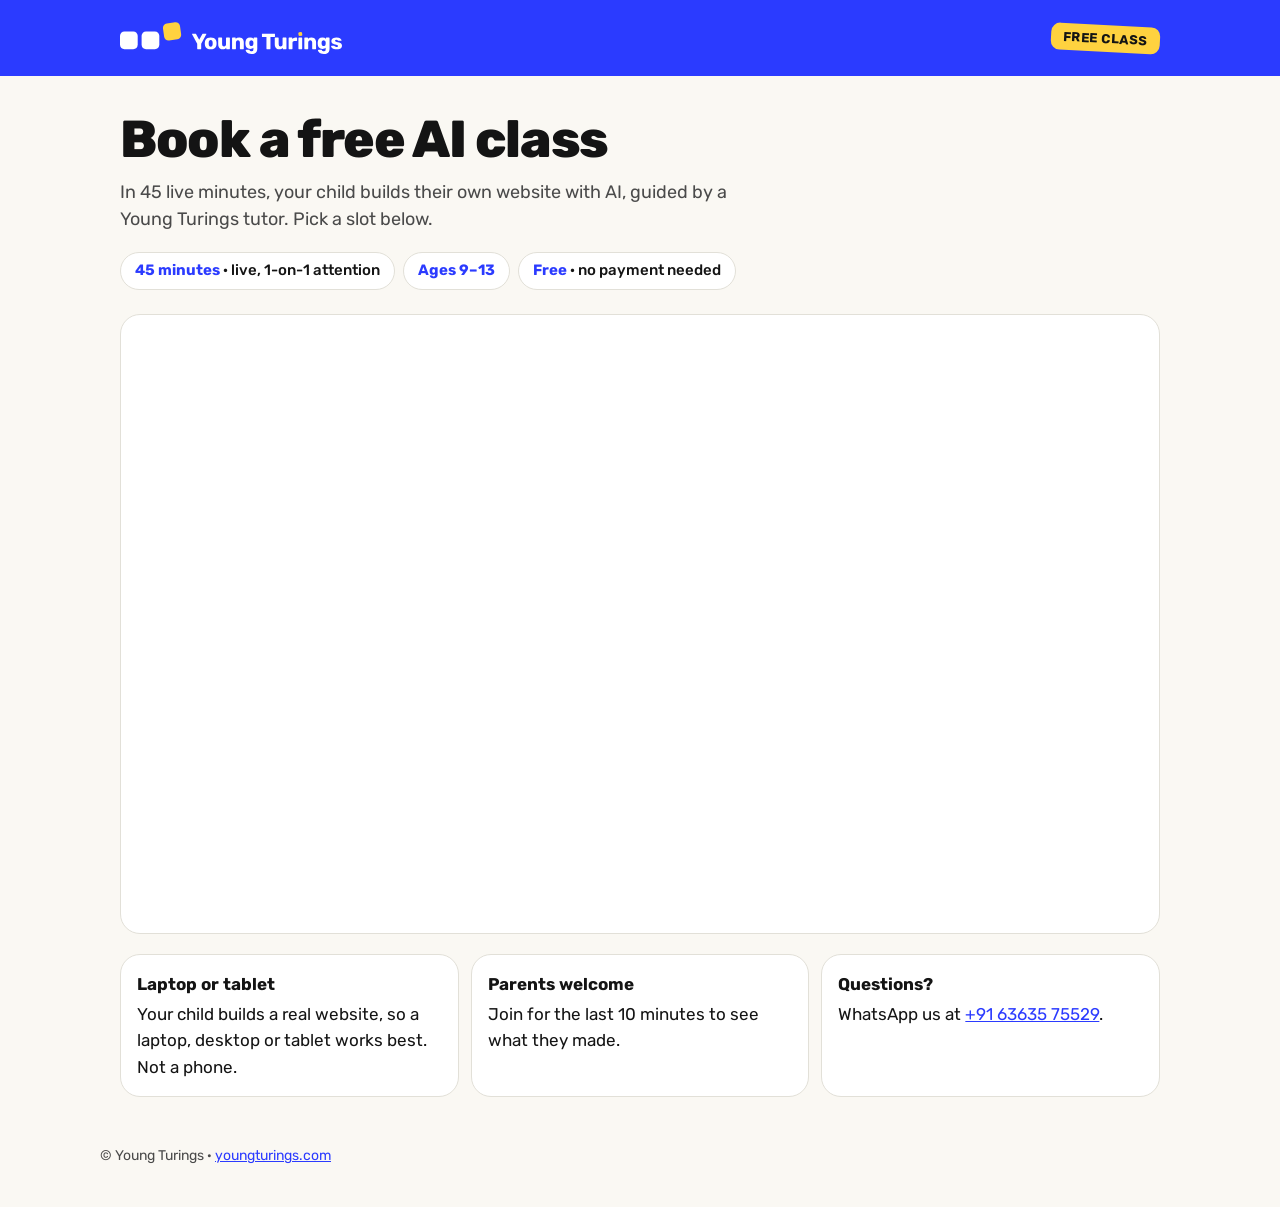
<file: demo/index.html>
<!doctype html>
<html lang="en">
<head>
<meta charset="utf-8">
<meta name="viewport" content="width=device-width,initial-scale=1">
<title>Book a free AI class · Young Turings</title>
<meta name="description" content="Book your child's free 45-minute live AI class with Young Turings. They'll build their own website with AI.">
<meta name="robots" content="noindex">
<meta property="og:type" content="website">
<meta property="og:site_name" content="Young Turings">
<meta property="og:title" content="Book a free AI class · Young Turings">
<meta property="og:description" content="In 45 live minutes, your child builds their own website with AI. Ages 9–13. Free.">
<meta property="og:image" content="https://book.youngturings.com/assets/og.png">
<meta property="og:image:width" content="1200"><meta property="og:image:height" content="630">
<meta name="twitter:card" content="summary_large_image">
<meta name="theme-color" content="#2B3BFF">
<link rel="apple-touch-icon" href="/assets/apple-touch-icon.png">
<link rel="icon" href="/assets/favicon.svg" type="image/svg+xml">
<link rel="icon" href="/favicon.ico" sizes="any">
<link rel="stylesheet" href="/assets/site.css">
<script src="/assets/config.js"></script>
</head>
<body>
<div class="band"><header class="wrap top">
  <a class="logo" href="https://youngturings.com"><img src="/assets/logo/young-turings-horizontal-colour-dark.svg" alt="Young Turings" width="222" height="32"></a>
  <span class="sticker">Free class</span>
</header></div>

<main class="wrap">
  <section id="intro">
    <h1 id="headline">Book a free AI class</h1>
    <p class="lede" id="lede">In 45 live minutes, your child builds their own website with AI, guided by a Young Turings tutor. Pick a slot below.</p>
    <ul class="chips">
      <li><b>45 minutes</b> · live, 1-on-1 attention</li>
      <li><b>Ages 9–13</b></li>
      <li><b>Free</b> · no payment needed</li>
    </ul>
  </section>

  <section class="card cal-card" id="cal" aria-label="Pick a time"></section>

  <section id="done" class="card done hide" aria-live="polite">
    <span class="sticker">You're booked</span>
    <h2 id="doneHead">See you in class!</h2>
    <p class="lede" style="margin:0 auto 18px">We'll send the class link and a reminder on WhatsApp. Please join from a <b>laptop or tablet</b>, not a phone.</p>
    <a class="btn" id="waBtn" href="#">Message us on WhatsApp</a>
  </section>

  <div class="notes">
    <div class="card"><b>Laptop or tablet</b>Your child builds a real website, so a laptop, desktop or tablet works best. Not a phone.</div>
    <div class="card"><b>Parents welcome</b>Join for the last 10 minutes to see what they made.</div>
    <div class="card"><b>Questions?</b>WhatsApp us at <a id="waLink" href="#">+91 63635 75529</a>.</div>
  </div>
</main>

<footer class="wrap foot">© Young Turings · <a href="https://youngturings.com">youngturings.com</a></footer>

<script>
(function () {
  var q = new URLSearchParams(location.search);
  var parent = (q.get('n') || '').trim();
  var child = (q.get('c') || '').trim();
  var age = (q.get('a') || '').trim();
  var phone = (q.get('p') || '').replace(/[^\d]/g, '');
  var lead = (q.get('l') || '').replace(/[^\d]/g, '');

  if (child) {
    document.getElementById('headline').textContent = 'Book ' + child + "'s free AI class";
    document.getElementById('lede').textContent = 'In 45 live minutes, ' + child + ' builds their own website with AI, guided by a Young Turings tutor. Pick a slot that suits you.';
    document.title = 'Book ' + child + "'s free AI class · Young Turings";
  }
  var wa = 'https://wa.me/' + YT.WHATSAPP + '?text=' + encodeURIComponent('Hi Young Turings! I have a question about ' + (child ? child + "'s" : 'the') + ' free AI class.');
  document.getElementById('waLink').href = wa;
  document.getElementById('waBtn').href = wa;

  (function (C, A, L) { var p = function (a, ar) { a.q.push(ar); }; var d = C.document; C.Cal = C.Cal || function () { var cal = C.Cal; var ar = arguments; if (!cal.loaded) { cal.ns = {}; cal.q = cal.q || []; d.head.appendChild(d.createElement('script')).src = A; cal.loaded = true; } if (ar[0] === L) { var api = function () { p(api, arguments); }; var namespace = ar[1]; api.q = api.q || []; if (typeof namespace === 'string') { cal.ns[namespace] = cal.ns[namespace] || api; p(cal.ns[namespace], ar); p(cal, ['initNamespace', namespace]); } else p(cal, ar); return; } p(cal, ar); }; })(window, 'https://app.cal.com/embed/embed.js', 'init');

  Cal('init', 'yt', { origin: 'https://app.cal.com' });
  var config = { layout: 'month_view', theme: 'light' };
  if (parent) config.name = parent;
  if (phone) config.attendeePhoneNumber = '+' + (phone.length === 10 ? '91' + phone : phone);
  if (child) config.child_name = child;
  if (age) config.child_age = age;
  if (lead) config.lead = lead;

  Cal.ns.yt('inline', { elementOrSelector: '#cal', calLink: YT.CAL_LINK, config: config });
  Cal.ns.yt('ui', {
    theme: 'light', layout: 'month_view', hideEventTypeDetails: true,
    cssVarsPerTheme: { light: { 'cal-brand': '#2B3BFF', 'cal-brand-emphasis': '#1A22A8', 'cal-brand-text': '#FFFFFF' } }
  });
  Cal.ns.yt('on', { action: 'bookingSuccessfulV2', callback: function () {
    document.getElementById('cal').classList.add('hide');
    document.getElementById('intro').classList.add('hide');
    if (child) document.getElementById('doneHead').textContent = 'See you in class, ' + child + '!';
    var done = document.getElementById('done');
    done.classList.remove('hide');
    done.scrollIntoView({ behavior: 'smooth', block: 'start' });
  }});
})();
</script>
</body>
</html>
</file>
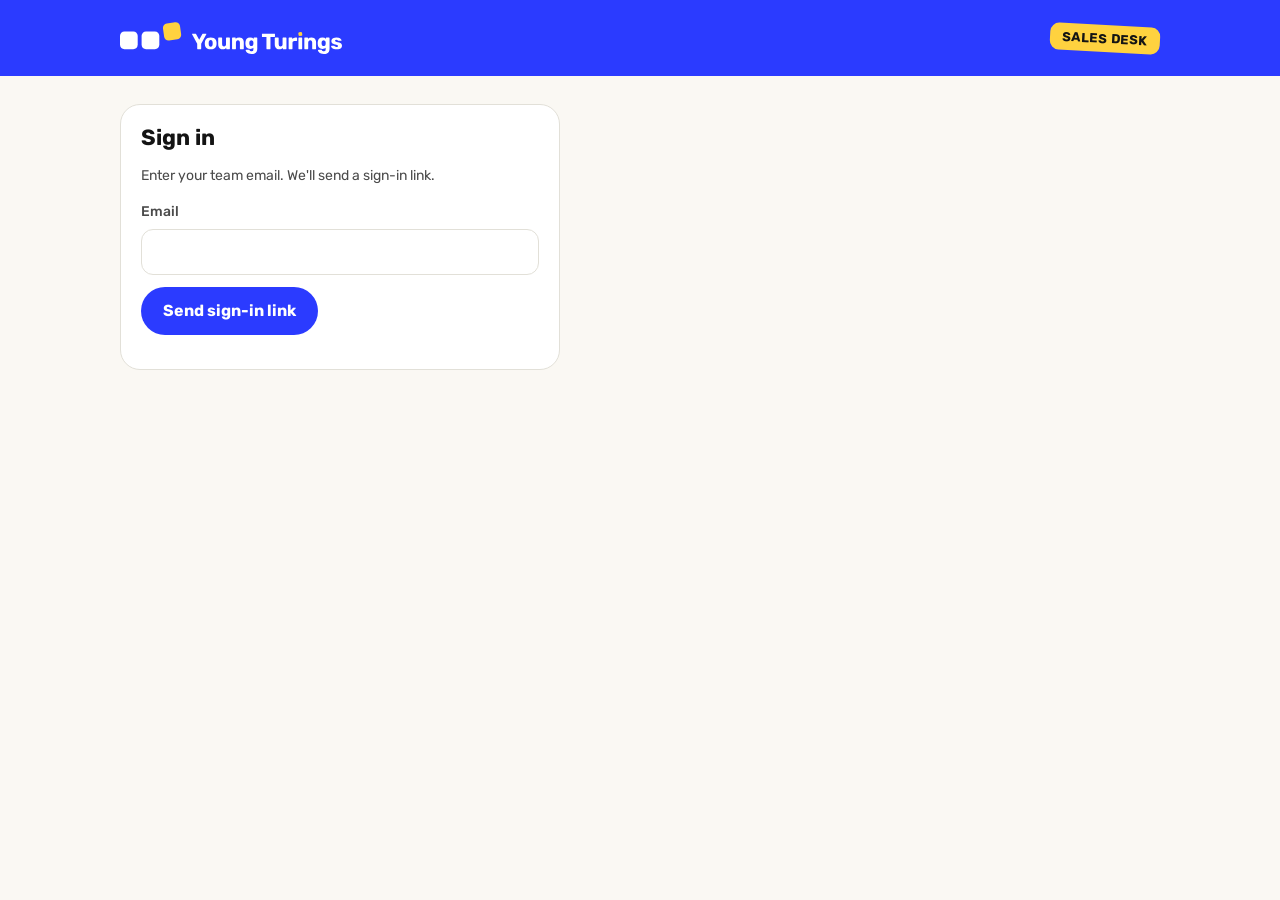
<file: sales/index.html>
<!doctype html>
<html lang="en">
<head>
<meta charset="utf-8">
<meta name="viewport" content="width=device-width,initial-scale=1">
<title>Sales Desk · Young Turings</title>
<meta name="robots" content="noindex,nofollow">
<meta name="theme-color" content="#2B3BFF">
<link rel="apple-touch-icon" href="/assets/apple-touch-icon.png">
<link rel="icon" href="/assets/favicon.svg" type="image/svg+xml">
<link rel="icon" href="/favicon.ico" sizes="any">
<link rel="stylesheet" href="/assets/site.css">
<script src="/assets/config.js"></script>
<script src="/assets/supabase-2.119.0.js"></script>
<script src="/assets/import.js"></script>
<style>
.desk{display:grid;gap:20px;grid-template-columns:minmax(0,380px) minmax(0,1fr);align-items:start}
@media (max-width:820px){.desk{grid-template-columns:1fr}.grid2{grid-template-columns:1fr 1fr}}
.seg{display:flex;gap:6px}.seg label{flex:1;margin:0}
.seg input{position:absolute;opacity:0;width:1px;height:1px}
.seg span{display:flex;align-items:center;justify-content:center;min-height:44px;border:1.5px solid var(--line);border-radius:12px;font-weight:700;color:var(--ink);cursor:pointer;background:var(--white)}
.seg input:checked+span{border-color:var(--cobalt);background:var(--lilac);color:var(--cobalt-ink)}
.seg input:focus-visible+span{outline:3px solid var(--cobalt);outline-offset:2px}
.lead{border-top:1px solid var(--line);padding:14px 0;display:grid;gap:8px;grid-template-columns:1fr auto;align-items:center}
.lead:first-child{border-top:0}
.lead .who b{font-family:var(--display);font-size:17px}
.lead .meta{font-size:14px;color:var(--ink-2)}
.lead select{min-height:40px;width:auto;font-size:14px;padding:6px 10px}
.pill{display:inline-block;font-size:12px;font-weight:700;padding:3px 9px;border-radius:999px;background:var(--lilac);color:var(--cobalt-ink)}
.pill.booked{background:var(--sun);color:var(--ink)}
.acts{grid-column:1/-1;display:flex;gap:8px;flex-wrap:wrap}
.acts .btn{min-height:38px;padding:0 14px;font-size:14px}
.toolbar{display:flex;gap:8px;align-items:center;justify-content:space-between;margin-bottom:8px;flex-wrap:wrap}
.toolbar select,.toolbar input{width:auto;min-height:40px;font-size:14px}
.msg{margin-top:10px;font-size:14px}
.err{color:#B00020}
.kit{border-top:1px solid var(--line);padding:12px 0;display:grid;gap:8px}
.kit:first-of-type{border-top:0;padding-top:4px}
.kit b{font-family:var(--display);font-size:16px}
.kit .acts .btn{min-height:38px;padding:0 14px;font-size:14px}
</style>
</head>
<body>
<div class="band"><header class="wrap top">
  <a class="logo" href="/sales/"><img src="/assets/logo/young-turings-horizontal-colour-dark.svg" alt="Young Turings" width="222" height="32"></a>
  <span><span class="sticker">Sales Desk</span> <button class="btn ghost hide" id="out" style="min-height:38px;padding:0 14px;font-size:14px">Sign out</button></span>
</header></div>

<main class="wrap">
  <!-- Sign in -->
  <section id="login" class="card hide" style="max-width:440px">
    <h2>Sign in</h2>
    <p class="muted">Enter your team email. We'll send a sign-in link.</p>
    <form id="loginForm">
      <div class="field"><label for="em">Email</label><input id="em" type="email" required autocomplete="email"></div>
      <button class="btn" type="submit">Send sign-in link</button>
      <p class="msg" id="loginMsg" aria-live="polite"></p>
    </form>
  </section>

  <section id="denied" class="card hide" style="max-width:440px">
    <h2>Not on the team list</h2>
    <p class="muted"><span id="deniedEmail"></span> isn't in the team. Ask Ayush to add you, then sign in again.</p>
  </section>

  <!-- Desk -->
  <div id="desk" class="desk hide">
    <div style="display:grid;gap:20px">
    <section class="card">
      <h2>Sales kit</h2>
      <p class="muted" style="margin-top:-4px">Show these on the call or send them on WhatsApp.</p>
      <div class="kit">
        <div><b>Sample startup website</b><div class="muted">Sprout Buddy: what a child builds in Level 1</div></div>
        <div class="acts"><a class="btn" href="https://youngturings.com/sprout-buddy/" target="_blank" rel="noopener">Open</a><button class="btn ghost" type="button" data-kit="https://youngturings.com/sprout-buddy/">Copy link</button></div>
      </div>
      <div class="kit">
        <div><b>Investor Day pitch deck</b><div class="muted">The deck the child presents at the end of Level 1</div></div>
        <div class="acts"><a class="btn" href="https://youngturings.com/sprout-buddy/pitch.html" target="_blank" rel="noopener">Open</a><button class="btn ghost" type="button" data-kit="https://youngturings.com/sprout-buddy/pitch.html">Copy link</button></div>
      </div>
    </section>
    <section class="card">
      <h2>Send a booking link</h2>
      <form id="leadForm" autocomplete="off">
        <div class="field"><label>Market</label>
          <div class="seg">
            <label><input type="radio" name="market" value="IN" checked><span>India</span></label>
            <label><input type="radio" name="market" value="US"><span>US</span></label>
          </div>
        </div>
        <div class="field"><label for="pn">Parent's name</label><input id="pn" required></div>
        <div class="field"><label for="ph">WhatsApp number</label><input id="ph" inputmode="tel" required placeholder="98765 43210"></div>
        <div class="grid2">
          <div class="field"><label for="cn">Child's name</label><input id="cn" required></div>
          <div class="field"><label for="ca">Age</label><input id="ca" type="number" min="4" max="18" inputmode="numeric"></div>
        </div>
        <div class="field"><label for="src">Source <span class="muted">(optional)</span></label><input id="src" placeholder="e.g. school list, referral"></div>
        <button class="btn" type="submit" style="width:100%">Save &amp; open WhatsApp</button>
        <p class="msg" id="leadMsg" aria-live="polite"></p>
      </form>
    </section>

    <section class="card" id="importCard">
      <h2>Import leads</h2>
      <p class="muted" style="margin-top:0">Upload a CSV or Excel file with a heading row. Only the phone column is required. Leads come in as "New"; numbers already in the list are skipped. <a href="/assets/leads-template.csv" download>Download a template</a></p>
      <div class="field"><label for="iFile">File (.csv, .xlsx, .xls)</label><input id="iFile" type="file" accept=".csv,.xlsx,.xls,text/csv,application/vnd.ms-excel,application/vnd.openxmlformats-officedocument.spreadsheetml.sheet"></div>
      <p class="msg" id="iMsg" aria-live="polite"></p>
      <div id="iStep2" class="hide">
        <div class="field"><label>If a row has no country, assume</label>
          <div class="seg">
            <label><input type="radio" name="imarket" value="IN" checked><span>India</span></label>
            <label><input type="radio" name="imarket" value="US"><span>US</span></label>
          </div>
        </div>
        <div class="field"><label for="isrc">Source for this list <span class="muted">(optional)</span></label><input id="isrc" placeholder="e.g. DPS parents list, Nov"></div>
        <details open style="margin-bottom:12px"><summary class="muted" style="cursor:pointer;margin-bottom:10px">Columns (auto-detected)</summary><div id="iMap"></div></details>
        <p class="msg" id="iSummary" aria-live="polite"></p>
        <div id="iPreview" style="margin-bottom:12px"></div>
        <button class="btn" type="button" id="iGo" style="width:100%" disabled>Import</button>
      </div>
    </section>
    </div>

    <section class="card">
      <div class="toolbar">
        <h2 style="margin:0">Leads</h2>
        <span style="display:flex;gap:8px"><input id="search" type="search" placeholder="Search"><select id="filter" aria-label="Filter by status"><option value="">All</option></select></span>
      </div>
      <div id="list"><p class="muted">Loading…</p></div>
    </section>
  </div>
</main>

<script>
const sb = supabase.createClient(YT.SUPABASE_URL, YT.SUPABASE_KEY);
const $ = (id) => document.getElementById(id);
let me = null, leads = [];

function normPhone(raw, market) {
  let d = (raw || '').replace(/\D/g, '');
  if (d.length === 11 && d.startsWith('0')) d = d.slice(1);
  if (d.length === 10) d = (market === 'US' ? '1' : '91') + d;
  return d;
}
function bookingLink(l) {
  const u = new URL(YT.SITE + '/demo/');
  u.searchParams.set('l', l.id);
  if (l.parent_name) u.searchParams.set('n', l.parent_name);
  if (l.child_name) u.searchParams.set('c', l.child_name);
  if (l.child_age) u.searchParams.set('a', l.child_age);
  if (l.phone) u.searchParams.set('p', l.phone);
  return u.toString();
}
function waMessage(l) {
  const first = (l.parent_name || '').split(' ')[0];
  const kid = l.child_name || 'your child';
  return `Hi ${first}, lovely speaking with you! Here's the link to book ${kid}'s free AI class with Young Turings. In 45 live minutes, ${kid} will build their own website with AI.\n\n${bookingLink(l)}\n\nPlease pick a slot when they can join from a laptop or tablet. See you in class!\n— Team Young Turings`;
}
function openWA(l) { window.open('https://wa.me/' + l.phone + '?text=' + encodeURIComponent(waMessage(l)), '_blank'); }
function fmt(ts) { return ts ? new Date(ts).toLocaleString('en-IN', { day: 'numeric', month: 'short', hour: 'numeric', minute: '2-digit' }) : ''; }
function esc(s) { return String(s ?? '').replace(/[&<>"']/g, c => ({ '&': '&amp;', '<': '&lt;', '>': '&gt;', '"': '&quot;', "'": '&#39;' }[c])); }

async function boot() {
  const { data: { session } } = await sb.auth.getSession();
  if (!session) { show('login'); return; }
  me = session.user;
  $('out').classList.remove('hide');
  const { data: team } = await sb.from('team_members').select('email').eq('email', me.email.toLowerCase());
  if (!team || !team.length) { $('deniedEmail').textContent = me.email; show('denied'); return; }
  show('desk');
  YT.STATUSES.forEach(s => $('filter').insertAdjacentHTML('beforeend', `<option value="${s}">${YT.STATUS_LABEL[s]}</option>`));
  await load();
  initImport();
  sb.channel('leads').on('postgres_changes', { event: '*', schema: 'public', table: 'leads' }, load).subscribe();
}
function show(id) { ['login', 'denied', 'desk'].forEach(x => $(x).classList.toggle('hide', x !== id)); }

async function load() {
  const { data, error } = await sb.from('leads').select('*').order('updated_at', { ascending: false }).limit(300);
  if (error) { $('list').innerHTML = `<p class="err">${esc(error.message)}</p>`; return; }
  leads = data; render();
}
function render() {
  const f = $('filter').value, s = $('search').value.trim().toLowerCase();
  const rows = leads.filter(l => (!f || l.status === f) && (!s || [l.parent_name, l.child_name, l.phone].join(' ').toLowerCase().includes(s)));
  if (!rows.length) { $('list').innerHTML = '<p class="muted">No leads yet.</p>'; return; }
  $('list').innerHTML = rows.map(l => `
    <div class="lead">
      <div class="who"><b>${esc(l.parent_name)}</b> <span class="pill ${l.status === 'booked' ? 'booked' : ''}">${YT.STATUS_LABEL[l.status] || l.status}</span>
        <div class="meta">${esc(l.child_name || '—')}${l.child_age ? ', ' + l.child_age : ''} · +${esc(l.phone)} · ${l.market}${l.booking_start ? ' · <b>Class ' + fmt(l.booking_start) + '</b>' : ''}</div></div>
      <select data-id="${l.id}" aria-label="Status">${YT.STATUSES.map(st => `<option value="${st}" ${st === l.status ? 'selected' : ''}>${YT.STATUS_LABEL[st]}</option>`).join('')}</select>
      <div class="acts"><button class="btn sun" data-wa="${l.id}">Send link on WhatsApp</button><button class="btn ghost" data-copy="${l.id}">Copy link</button></div>
    </div>`).join('');
}

$('list').addEventListener('change', async (e) => {
  const id = e.target.dataset.id; if (!id) return;
  const status = e.target.value;
  await sb.from('leads').update({ status }).eq('id', id);
  await sb.from('lead_events').insert({ lead_id: id, type: 'status_' + status, actor: me.email });
});
$('list').addEventListener('click', async (e) => {
  const wa = e.target.dataset.wa, cp = e.target.dataset.copy;
  const l = leads.find(x => String(x.id) === (wa || cp)); if (!l) return;
  if (wa) {
    openWA(l);
    if (['new', 'called'].includes(l.status)) await sb.from('leads').update({ status: 'link_sent', link_sent_at: new Date().toISOString() }).eq('id', l.id);
  } else {
    await navigator.clipboard.writeText(bookingLink(l)); e.target.textContent = 'Copied'; setTimeout(() => e.target.textContent = 'Copy link', 1500);
  }
});
document.querySelectorAll('[data-kit]').forEach(b => b.addEventListener('click', async () => {
  await navigator.clipboard.writeText(b.dataset.kit); b.textContent = 'Copied'; setTimeout(() => b.textContent = 'Copy link', 1500);
}));
$('filter').addEventListener('change', render);
$('search').addEventListener('input', render);

$('leadForm').addEventListener('submit', async (e) => {
  e.preventDefault();
  const market = document.querySelector('input[name=market]:checked').value;
  const phone = normPhone($('ph').value, market);
  if (phone.length < 11) { $('leadMsg').innerHTML = '<span class="err">Check the phone number.</span>'; return; }
  const age = parseInt($('ca').value, 10);
  const row = { parent_name: $('pn').value.trim(), phone, child_name: $('cn').value.trim() || null, child_age: age >= 4 && age <= 18 ? age : null,
    market, source: $('src').value.trim() || null, owner_email: me.email, status: 'link_sent', link_sent_at: new Date().toISOString() };
  // Don't knock an already-booked/paid lead back to "link sent"
  const existing = leads.find(l => l.phone === phone);
  if (existing && ['booked', 'showed', 'paid'].includes(existing.status)) { delete row.status; delete row.link_sent_at; }
  const { data, error } = await sb.from('leads').upsert(row, { onConflict: 'phone' }).select().single();
  if (error) { $('leadMsg').innerHTML = `<span class="err">${esc(error.message)}</span>`; return; }
  await sb.from('lead_events').insert({ lead_id: data.id, type: 'link_sent', actor: me.email });
  openWA(data);
  $('leadMsg').textContent = 'Saved. WhatsApp opened with the link.';
  e.target.reset(); load();
});

$('loginForm').addEventListener('submit', async (e) => {
  e.preventDefault();
  $('loginMsg').textContent = 'Sending…';
  const { error } = await sb.auth.signInWithOtp({ email: $('em').value.trim().toLowerCase(), options: { emailRedirectTo: YT.SITE + '/sales/', shouldCreateUser: true } });
  const msg = error && /database error|restricted/i.test(error.message) ? "This email isn't on the Young Turings team. Ask Ayush to add you." : error?.message;
  $('loginMsg').innerHTML = error ? `<span class="err">${esc(msg)}</span>` : 'Check your inbox for the sign-in link.';
});
$('out').addEventListener('click', async () => { await sb.auth.signOut(); location.reload(); });
sb.auth.onAuthStateChange((ev) => { if (ev === 'SIGNED_IN' && !me) boot(); });
boot();
</script>
</body>
</html>
</file>
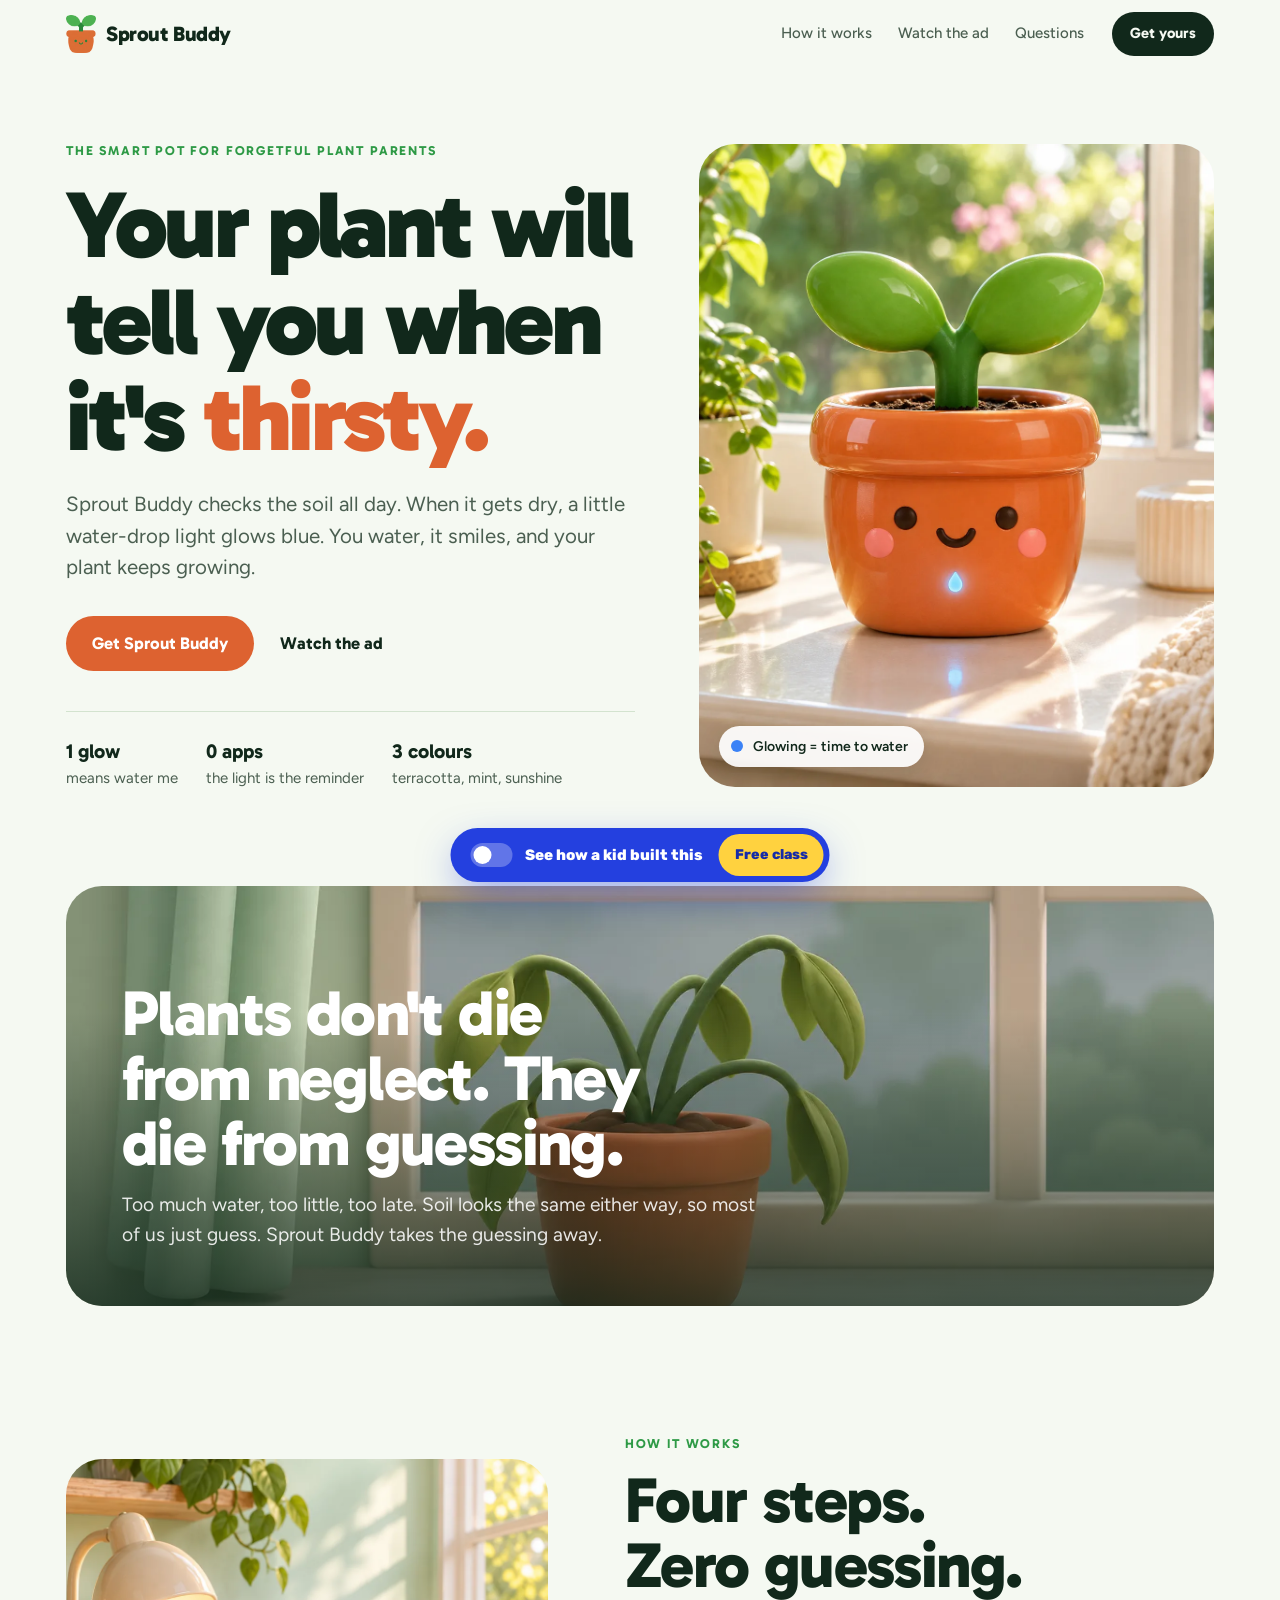
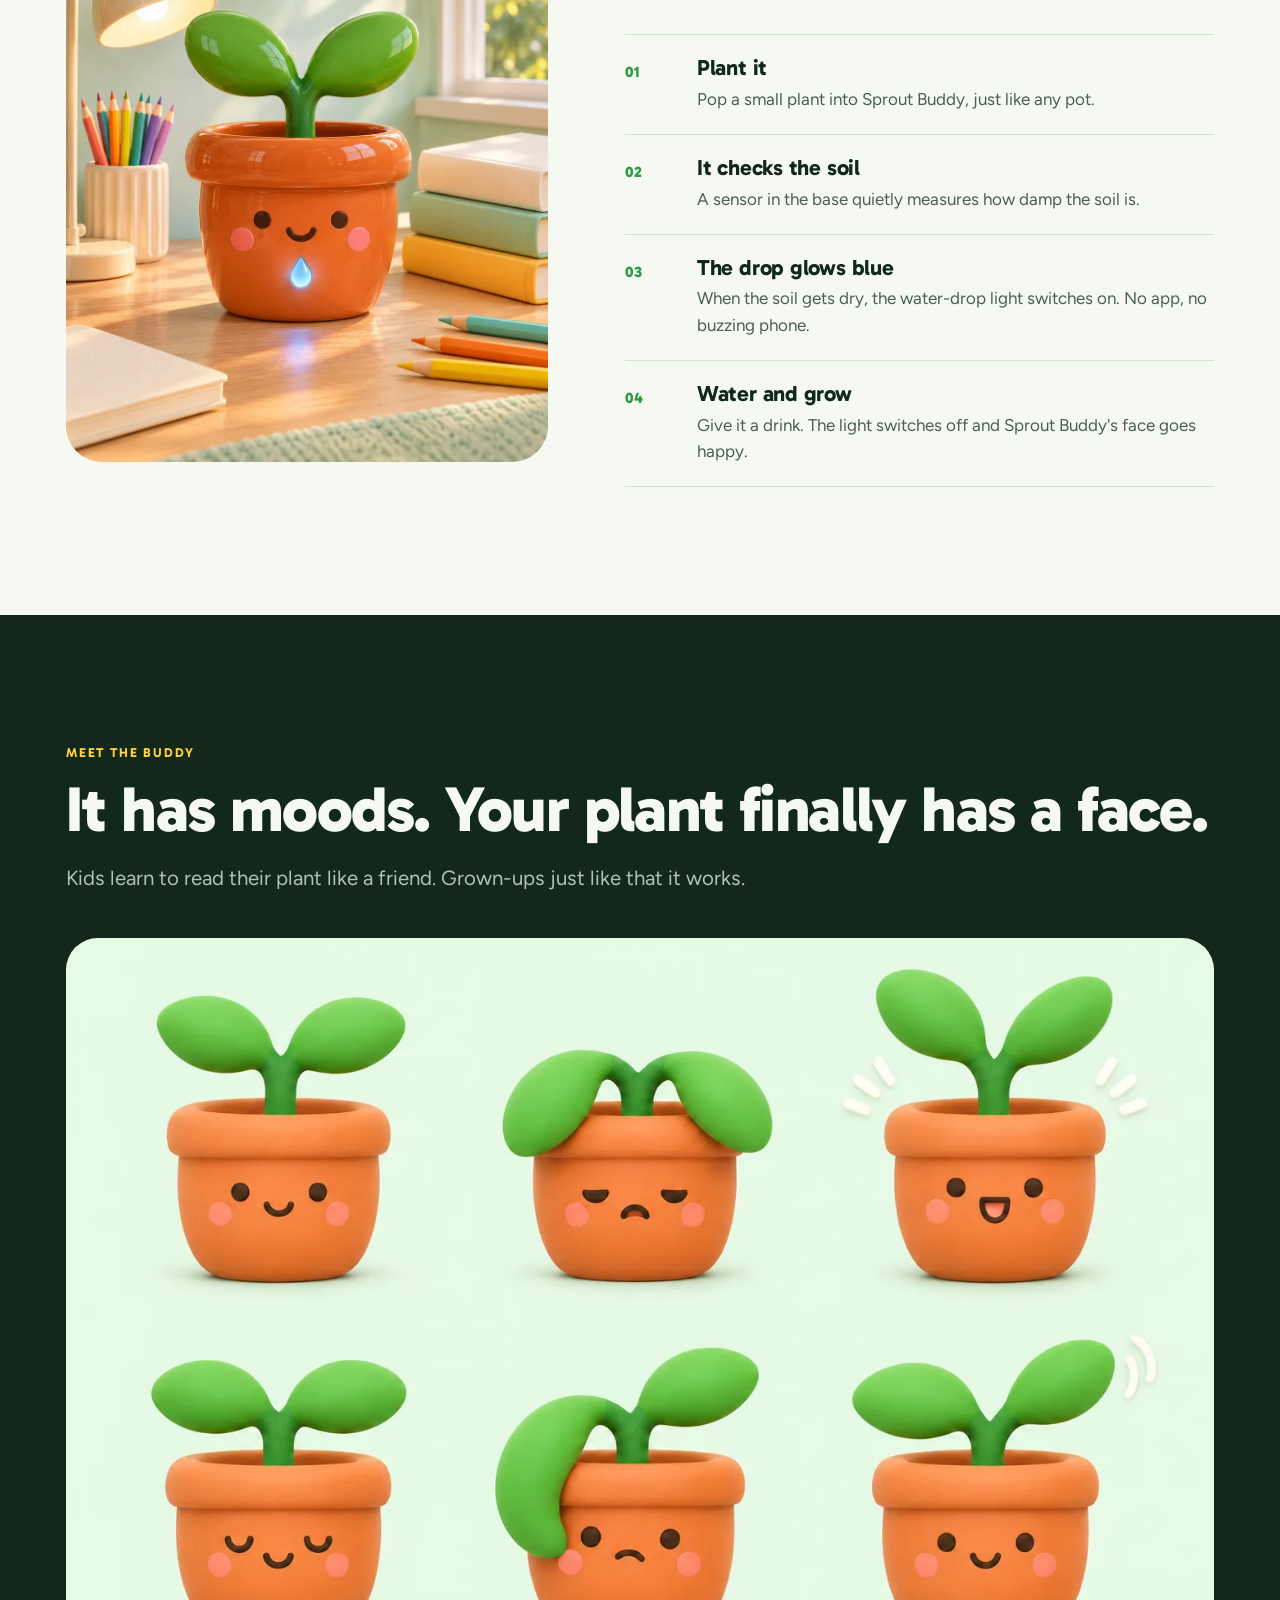
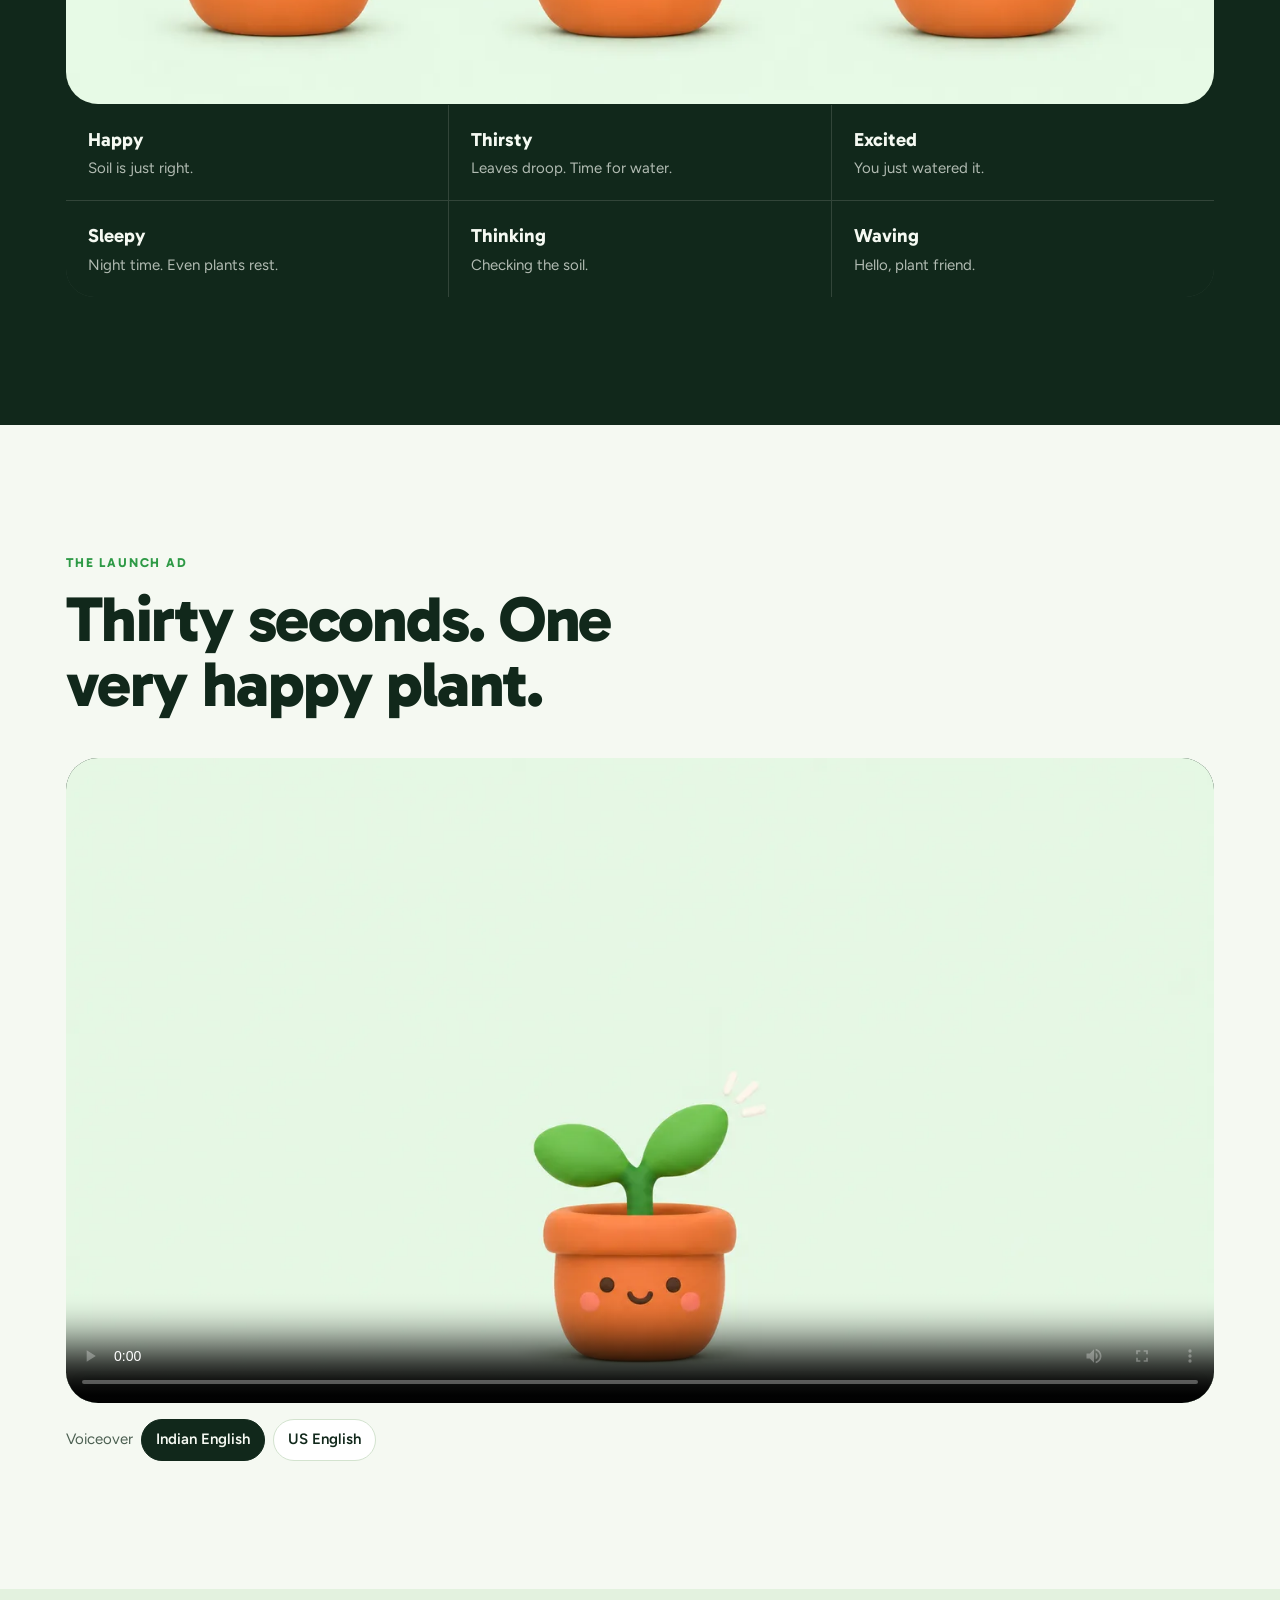
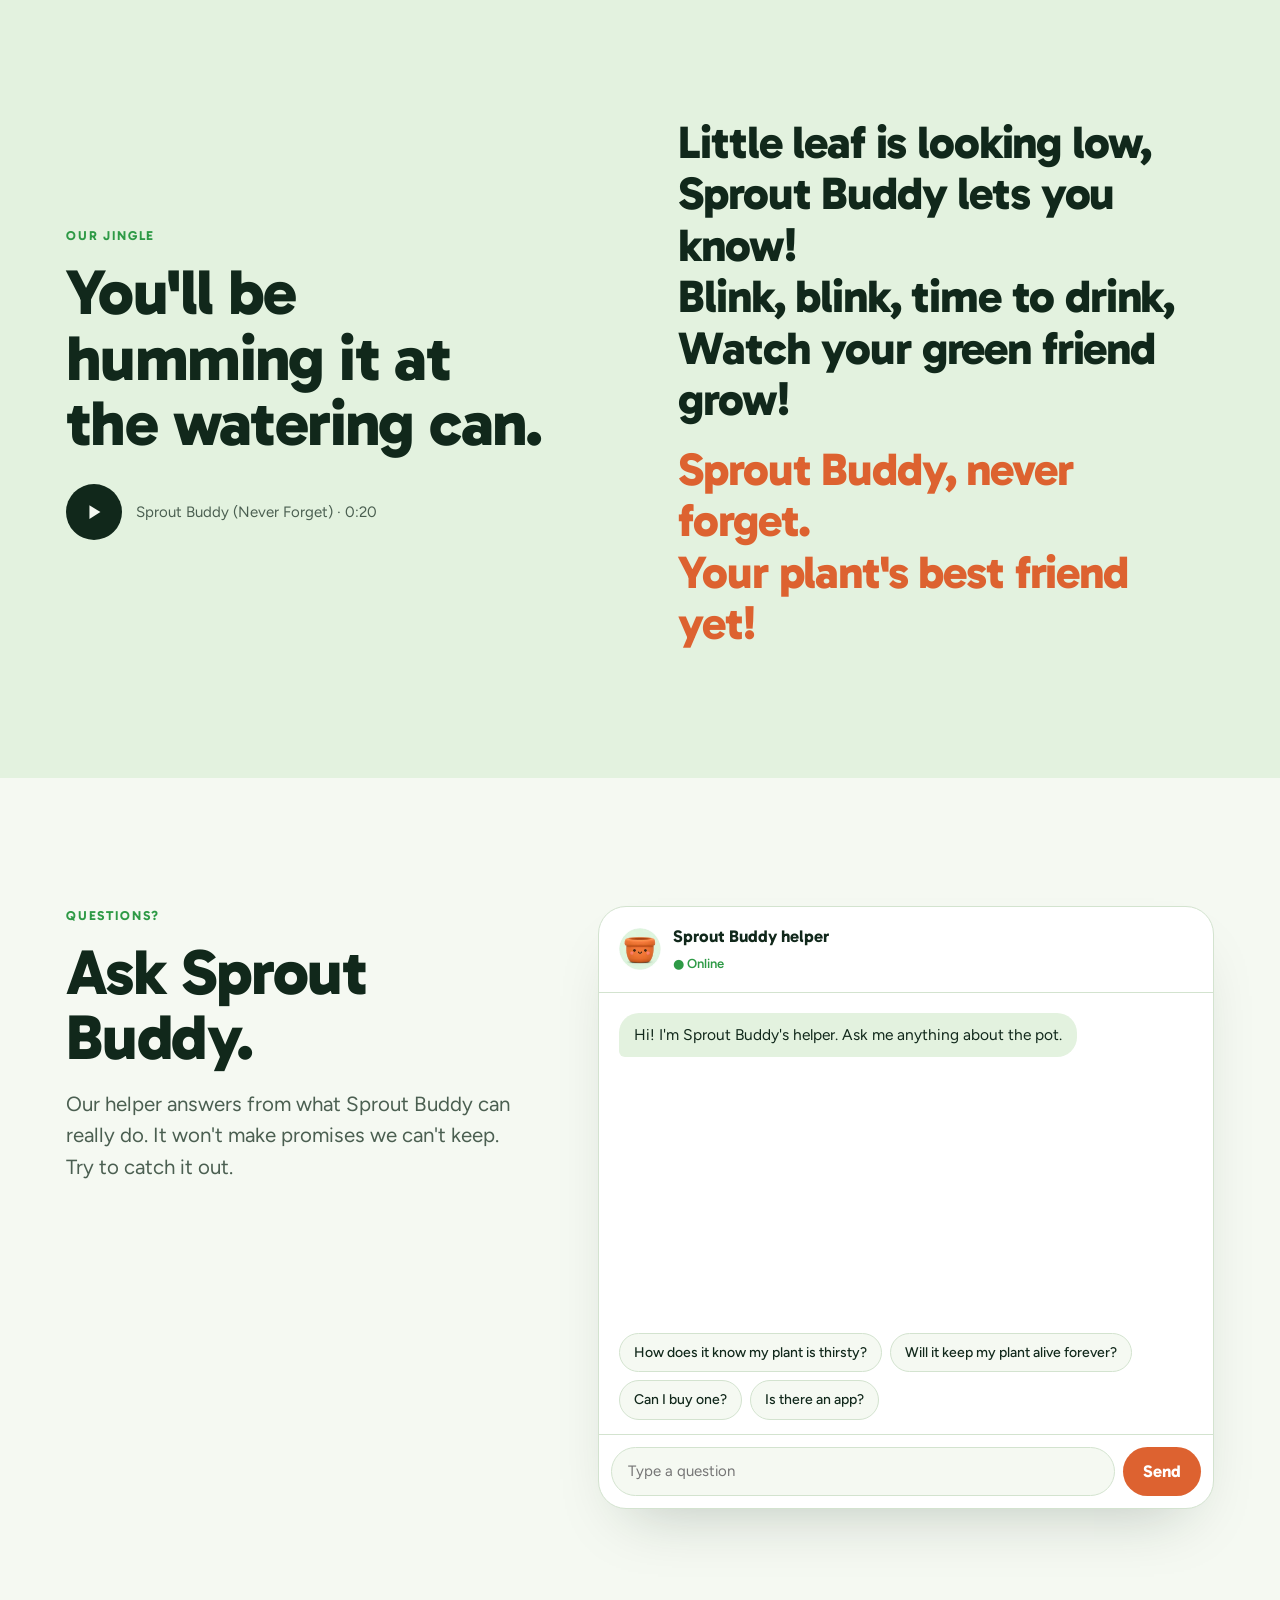
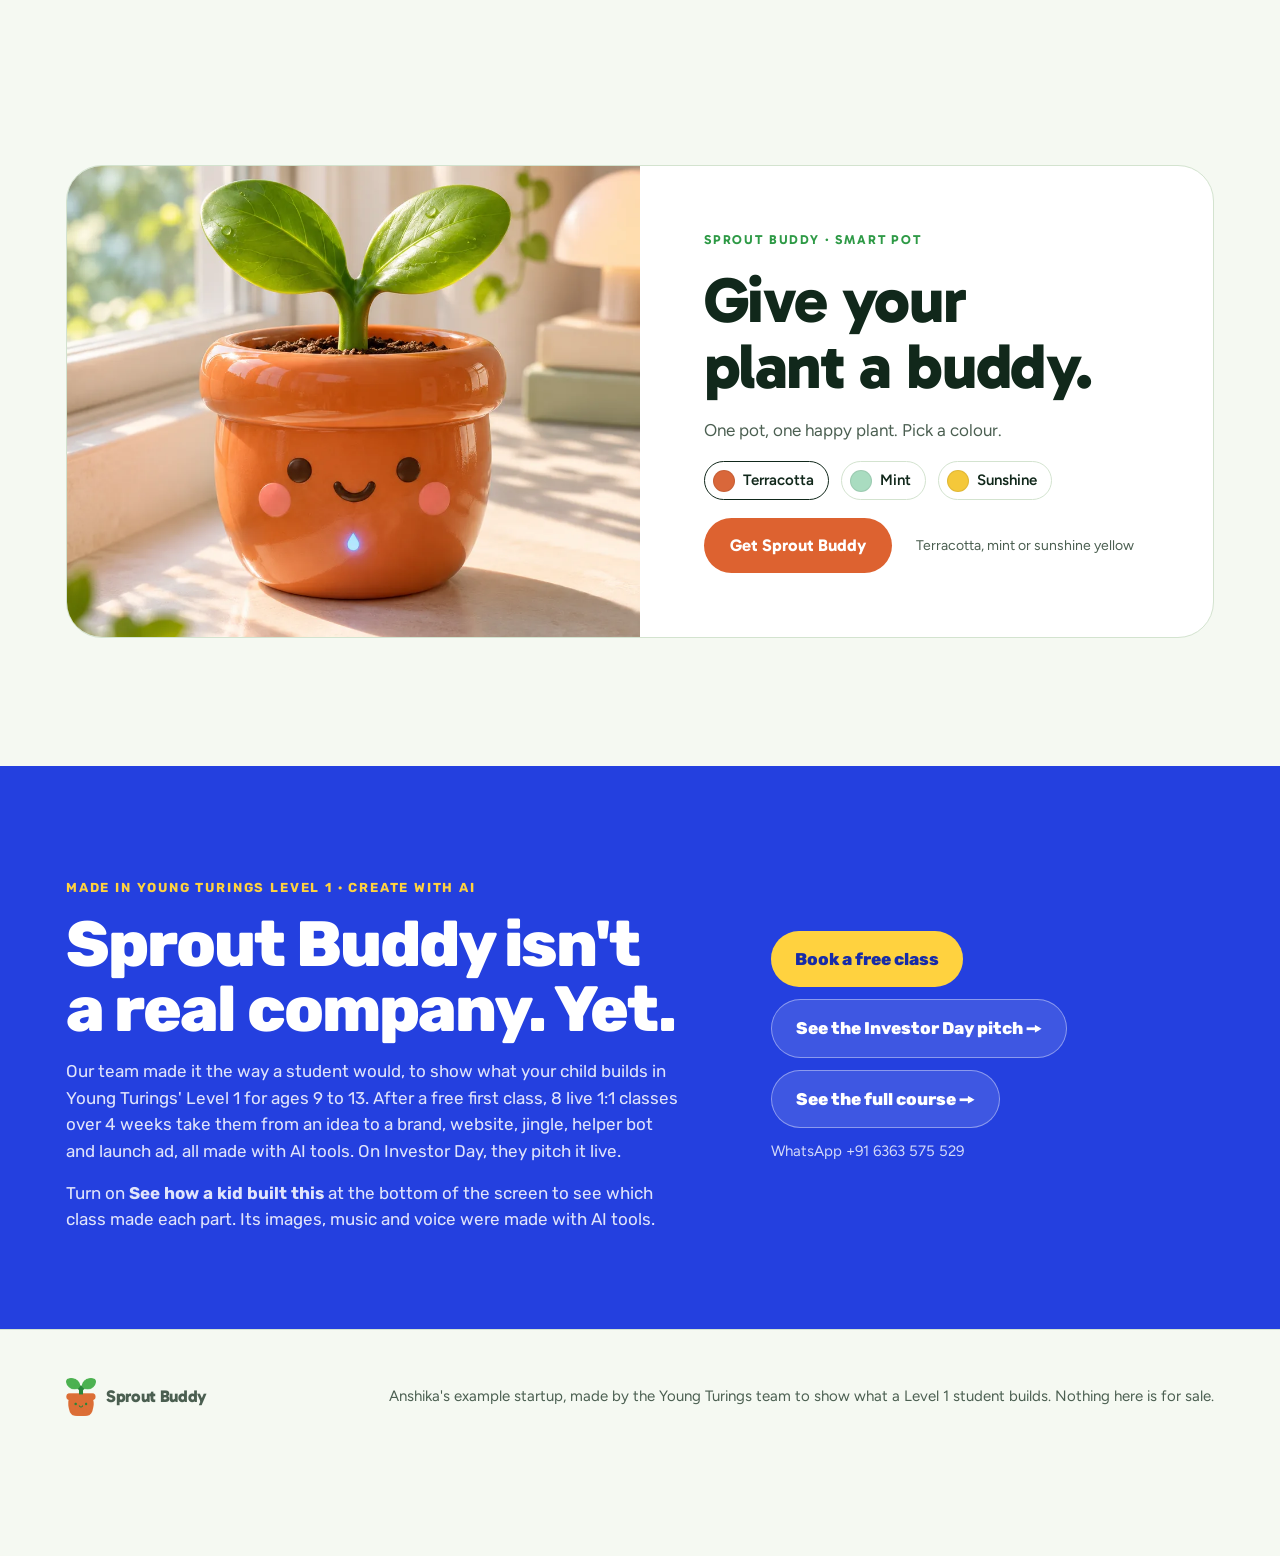
<file: sprout-buddy/index.html>
<!doctype html>
<html lang="en">
<meta charset="utf-8">
<meta name="viewport" content="width=device-width, initial-scale=1, viewport-fit=cover">
<meta name="description" content="Sprout Buddy, a sample startup showing what a child builds in Young Turings Level 1.">
<link rel="icon" href="/sprout-buddy/img/logo.png">
<style>body{margin:0}</style>
<title>Sprout Buddy</title>
<meta name="claude:viewport-fit-sides" content="cover">
<link rel="preconnect" href="https://fonts.googleapis.com">
<link rel="preconnect" href="https://fonts.gstatic.com" crossorigin>
<link rel="stylesheet" href="https://fonts.googleapis.com/css2?family=Gabarito:wght@500;700;800;900&family=Figtree:wght@400;500;600;700&family=Rubik:wght@600;700;800&display=swap">
<style>
/* Layout: a product launch page told as a scroll story (problem, product, how, personality, ad, help, buy), with a separate cobalt "Mindhop layer" that reveals how a kid built each part. Deliberately single light look, like a real D2C brand site. */
:root{
  --paper:#F5F9F2; --mint:#E3F2DF; --ink:#11281B; --ink-soft:#4B5F51; --line:#D3E3CF;
  --clay:#DD6230; --clay-deep:#B9481B; --leaf:#2E9A46; --drop:#3B82F6;
  --mh:#2440DF; --mh-deep:#162BA8; --sun:#FFD23F; --white:#FFFFFF;
  --f-display:"Gabarito","Avenir Next","Trebuchet MS",system-ui,sans-serif;
  --f-body:"Figtree","Segoe UI",system-ui,sans-serif;
  --f-mh:"Rubik","Gabarito",system-ui,sans-serif;
  --gut:max(16px, env(safe-area-inset-left,0px));
  color-scheme:light;
}
*{box-sizing:border-box}
[hidden]{display:none!important}
html{scroll-behavior:smooth}
@media (prefers-reduced-motion:reduce){html{scroll-behavior:auto}*{animation:none!important;transition:none!important}}
body{background:var(--paper);color:var(--ink);font-family:var(--f-body);font-size:17px;line-height:1.55;-webkit-font-smoothing:antialiased}
img{display:block;max-width:100%;height:auto}
a{color:inherit}
button{font:inherit;cursor:pointer}
:focus-visible{outline:3px solid var(--drop);outline-offset:3px;border-radius:6px}
.wrap{max-width:1180px;margin:0 auto;padding-left:max(16px, env(safe-area-inset-left,0px));padding-right:max(16px, env(safe-area-inset-right,0px))}
h1,h2,h3{font-family:var(--f-display);line-height:1.02;letter-spacing:-.025em;margin:0;text-wrap:balance}
h2{font-size:clamp(34px,5.2vw,64px);font-weight:800}
h3{font-size:22px;font-weight:700;letter-spacing:-.01em}
p{margin:0}
.eyebrow{font-family:var(--f-display);font-weight:700;font-size:13px;letter-spacing:.14em;text-transform:uppercase;color:var(--leaf)}
.lede{font-size:clamp(18px,1.6vw,21px);color:var(--ink-soft);max-width:34em}
section{position:relative;padding-block:clamp(72px,10vw,128px)}

/* nav */
body::before{content:"";position:fixed;inset:0 0 auto;height:env(safe-area-inset-top,0px);z-index:10;background:var(--paper)}
.nav{position:sticky;top:env(safe-area-inset-top,0px);z-index:9;background:color-mix(in srgb,var(--paper) 88%,transparent);backdrop-filter:blur(12px);-webkit-backdrop-filter:blur(12px);border-bottom:1px solid transparent;transition:border-color .2s}
.nav.scrolled{border-bottom-color:var(--line)}
.nav .wrap{display:flex;align-items:center;gap:28px;height:68px}
.brand{display:flex;align-items:center;gap:10px;text-decoration:none;font-family:var(--f-display);font-weight:800;font-size:21px;letter-spacing:-.02em}
.brand img{width:30px;height:auto}
.nav nav{display:flex;gap:26px;margin-left:auto;font-weight:500;font-size:15px}
.nav nav a{text-decoration:none;color:var(--ink-soft)}
.nav nav a:hover{color:var(--ink)}
.btn{display:inline-flex;align-items:center;justify-content:center;gap:10px;border:0;border-radius:999px;font-family:var(--f-display);font-weight:700;text-decoration:none;transition:transform .15s,background .15s}
.btn:active{transform:scale(.97)}
.btn-clay{background:var(--clay);color:var(--white);padding:14px 26px;font-size:17px}
.btn-clay:hover{background:var(--clay-deep)}
.btn-ink{background:var(--ink);color:var(--paper);padding:10px 18px;font-size:15px}
.btn-ghost{background:transparent;color:var(--ink);padding:14px 4px;font-size:17px}
.btn-ghost:hover{text-decoration:underline;text-underline-offset:4px}
@media (max-width:760px){.nav nav{display:none}.nav .btn-ink{margin-left:auto}}

/* hero */
.hero{padding-block:clamp(36px,6vw,72px) clamp(56px,8vw,96px)}
.hero .wrap{display:grid;grid-template-columns:1.05fr .95fr;gap:clamp(28px,5vw,72px);align-items:center}
.hero h1{font-size:clamp(46px,7.4vw,96px);font-weight:900;letter-spacing:-.04em}
.hero h1 em{font-style:normal;color:var(--clay)}
.hero .lede{margin-top:22px}
.hero .ctas{display:flex;flex-wrap:wrap;align-items:center;gap:14px 22px;margin-top:32px}
.price{font-family:var(--f-display);font-weight:700;font-size:17px;color:var(--ink-soft)}
.price b{color:var(--ink);font-size:22px}
.hero-img{position:relative;border-radius:36px;overflow:hidden;background:var(--mint);aspect-ratio:4/5}
.hero-img img{width:100%;height:100%;object-fit:cover}
.glowtag{position:absolute;left:20px;bottom:20px;display:flex;align-items:center;gap:10px;background:rgba(255,255,255,.92);border-radius:999px;padding:10px 16px 10px 12px;font-weight:600;font-size:14px;box-shadow:0 6px 24px rgba(17,40,27,.12)}
.glowtag i{width:12px;height:12px;border-radius:50%;background:var(--drop);box-shadow:0 0 0 0 rgba(59,130,246,.6);animation:pulse 2s infinite}
@keyframes pulse{0%{box-shadow:0 0 0 0 rgba(59,130,246,.55)}70%{box-shadow:0 0 0 12px rgba(59,130,246,0)}100%{box-shadow:0 0 0 0 rgba(59,130,246,0)}}
.specs{display:flex;flex-wrap:wrap;gap:10px 28px;margin-top:40px;padding-top:24px;border-top:1px solid var(--line);font-size:15px;color:var(--ink-soft)}
.specs b{display:block;font-family:var(--f-display);font-size:20px;color:var(--ink);font-weight:700}
@media (max-width:860px){.hero .wrap{grid-template-columns:1fr}.hero-img{aspect-ratio:1/1;max-height:520px}}

/* problem */
.problem{padding:0}
.problem .frame{position:relative;border-radius:36px;overflow:hidden;min-height:420px;display:flex;align-items:flex-end}
.problem .frame img{position:absolute;inset:0;width:100%;height:100%;object-fit:cover}
.problem .frame::after{content:"";position:absolute;inset:0;background:linear-gradient(180deg,rgba(17,40,27,0) 30%,rgba(17,40,27,.78))}
.problem .copy{position:relative;z-index:1;padding:clamp(24px,5vw,56px);color:var(--white);max-width:760px}
.problem h2{color:var(--white)}
.problem p{margin-top:14px;font-size:clamp(17px,1.5vw,20px);color:rgba(255,255,255,.88)}

/* how */
.how .wrap{display:grid;grid-template-columns:.9fr 1.1fr;gap:clamp(32px,6vw,88px);align-items:center}
.how .media{border-radius:36px;overflow:hidden;background:var(--mint)}
.how ol{list-style:none;margin:36px 0 0;padding:0;display:grid;gap:0}
.how li{display:grid;grid-template-columns:56px 1fr;gap:16px;padding:22px 0;border-top:1px solid var(--line)}
.how li:last-child{border-bottom:1px solid var(--line)}
.how li .n{font-family:var(--f-display);font-weight:800;font-size:15px;color:var(--leaf);padding-top:4px}
.how li p{color:var(--ink-soft);margin-top:6px}
@media (max-width:860px){.how .wrap{grid-template-columns:1fr}.how .media{order:2}}

/* moods */
.moods{background:var(--ink);color:var(--paper)}
.moods h2{color:var(--paper)}
.moods .lede{color:rgba(245,249,242,.72)}
.moods .head{display:flex;flex-wrap:wrap;justify-content:space-between;align-items:end;gap:20px}
.moods .board{margin-top:44px;border-radius:32px;overflow:hidden;background:var(--mint)}
.moodlist{display:grid;grid-template-columns:repeat(3,1fr);gap:1px;margin-top:1px;background:rgba(245,249,242,.14);border-radius:0 0 28px 28px;overflow:hidden}
.moodlist div{background:var(--ink);padding:20px 22px}
.moodlist b{font-family:var(--f-display);font-size:19px;display:block}
.moodlist span{color:rgba(245,249,242,.7);font-size:15px}
@media (max-width:700px){.moodlist{grid-template-columns:1fr 1fr}}

/* ad */
.ad .head{max-width:720px}
.player{margin-top:40px;position:relative;border-radius:32px;overflow:hidden;background:var(--ink);aspect-ratio:16/9;max-width:100%}
.player video{position:absolute;inset:0;width:100%;height:100%;object-fit:cover;background:var(--ink)}
.voice{display:flex;flex-wrap:wrap;align-items:center;gap:8px;margin-top:16px;font-size:15px;color:var(--ink-soft)}
.voice button{border:1.5px solid var(--line);background:var(--white);border-radius:999px;padding:8px 14px;font-weight:600;color:var(--ink)}
.voice button[aria-pressed="true"]{border-color:var(--ink);background:var(--ink);color:var(--paper)}
.player img{display:none}
.player img.on{opacity:1}
.player .sub{position:absolute;left:50%;bottom:9%;transform:translateX(-50%);width:max-content;max-width:88%;text-align:center;font-family:var(--f-display);font-weight:800;font-size:clamp(18px,3vw,38px);color:var(--white);text-shadow:0 2px 18px rgba(0,0,0,.45);letter-spacing:-.02em}
.player .bar{position:absolute;left:0;right:0;bottom:0;height:5px;background:rgba(255,255,255,.2)}
.player .bar i{display:block;height:100%;width:0;background:var(--clay)}
.player .play{position:absolute;inset:0;margin:auto;width:86px;height:86px;border-radius:50%;border:0;background:var(--white);color:var(--ink);display:grid;place-items:center;box-shadow:0 10px 40px rgba(0,0,0,.25);transition:transform .2s,opacity .2s}
.player .play:hover{transform:scale(1.06)}
.player.playing .play{opacity:0;pointer-events:none}
.player .badge{position:absolute;top:16px;left:16px;background:rgba(17,40,27,.72);color:var(--white);font-size:13px;font-weight:600;padding:6px 12px;border-radius:999px}
.ad .frames{display:grid;grid-template-columns:repeat(5,1fr);gap:10px;margin-top:12px}
.ad .frames button{padding:0;border:2px solid transparent;border-radius:14px;overflow:hidden;background:none}
.ad .frames button.on{border-color:var(--clay)}
@media (max-width:560px){.player .play{width:64px;height:64px}}

/* jingle */
.jingle{background:var(--mint)}
.jingle .wrap{display:grid;grid-template-columns:1fr 1fr;gap:clamp(32px,6vw,80px);align-items:center}
.lyrics{font-family:var(--f-display);font-weight:800;font-size:clamp(28px,3.6vw,46px);line-height:1.12;letter-spacing:-.025em}
.lyrics span{display:block}
.lyrics .tag{color:var(--clay);margin-top:18px}
.audio{display:flex;align-items:center;gap:14px;margin-top:28px}
.audio button{width:56px;height:56px;border-radius:50%;border:0;background:var(--ink);color:var(--paper);display:grid;place-items:center}
.audio .t{font-size:15px;color:var(--ink-soft)}
@media (max-width:860px){.jingle .wrap{grid-template-columns:1fr}}

/* ask */
.ask .wrap{display:grid;grid-template-columns:.85fr 1.15fr;gap:clamp(32px,6vw,80px);align-items:start}
.chat{background:var(--white);border:1px solid var(--line);border-radius:28px;overflow:hidden;box-shadow:0 30px 60px -30px rgba(17,40,27,.25);min-width:0}
.chat-top{display:flex;align-items:center;gap:12px;padding:16px 20px;border-bottom:1px solid var(--line)}
.chat-top img{width:42px;height:42px;border-radius:50%}
.chat-top b{display:block;font-family:var(--f-display);font-size:17px}
.chat-top small{color:var(--leaf);font-size:13px;font-weight:600}
.log{height:340px;overflow-y:auto;padding:20px;display:flex;flex-direction:column;gap:10px}
.msg{max-width:82%;padding:11px 15px;border-radius:20px;font-size:15.5px;line-height:1.45}
.msg.bot{background:var(--mint);border-bottom-left-radius:6px;align-self:flex-start}
.msg.me{background:var(--ink);color:var(--paper);border-bottom-right-radius:6px;align-self:flex-end}
.chips{display:flex;flex-wrap:wrap;gap:8px;padding:0 20px 14px}
.chips button{border:1px solid var(--line);background:var(--paper);border-radius:999px;padding:8px 14px;font-size:14px;font-weight:500;color:var(--ink)}
.chips button:hover{border-color:var(--ink)}
.askform{display:flex;gap:8px;padding:12px;border-top:1px solid var(--line)}
.askform input{flex:1;min-width:0;border:1px solid var(--line);border-radius:999px;padding:12px 16px;font:inherit;font-size:15px;background:var(--paper);color:var(--ink)}
.askform button{border:0;border-radius:999px;background:var(--clay);color:var(--white);padding:0 20px;font-family:var(--f-display);font-weight:700}
@media (max-width:860px){.ask .wrap{grid-template-columns:1fr}.log{height:250px}}

/* buy */
.buy .card{display:grid;grid-template-columns:1fr 1fr;border-radius:36px;overflow:hidden;background:var(--white);border:1px solid var(--line)}
.buy .card .pic{background:var(--mint);min-height:360px;position:relative}
.buy .card .pic img{position:absolute;inset:0;width:100%;height:100%;object-fit:cover}
.buy .card .body{padding:clamp(28px,5vw,64px);display:flex;flex-direction:column;justify-content:center;gap:18px}
.swatches{display:flex;gap:12px;flex-wrap:wrap}
.swatches button{display:flex;align-items:center;gap:8px;border:1.5px solid var(--line);background:var(--white);border-radius:999px;padding:7px 14px 7px 8px;font-size:15px;font-weight:600;color:var(--ink)}
.swatches button[aria-pressed="true"]{border-color:var(--ink)}
.swatches i{width:22px;height:22px;border-radius:50%;border:1px solid rgba(0,0,0,.08)}
.buy .row{display:flex;flex-wrap:wrap;align-items:center;gap:16px 24px}
.buy .ship{font-size:14px;color:var(--ink-soft)}
@media (max-width:860px){.buy .card{grid-template-columns:1fr}.buy .card .pic{min-height:0;aspect-ratio:16/10}}

/* footer */
.foot{padding-block:48px 140px;border-top:1px solid var(--line);font-size:15px;color:var(--ink-soft)}
.foot .wrap{display:flex;flex-wrap:wrap;gap:16px 32px;align-items:center;justify-content:space-between}

/* ---------- Mindhop layer ---------- */
.mh{font-family:var(--f-mh)}
.mh-toggle{position:fixed;z-index:20;left:50%;transform:translateX(-50%);bottom:calc(18px + env(safe-area-inset-bottom,0px));display:flex;align-items:center;gap:6px;background:var(--mh);color:var(--white);border-radius:999px;padding:6px;box-shadow:0 14px 40px -8px rgba(36,64,223,.55);max-width:calc(100vw - 32px)}
.mh-toggle .sw{display:flex;align-items:center;gap:12px;border:0;background:transparent;color:inherit;padding:8px 10px 8px 14px;font-family:var(--f-mh);font-weight:800;font-size:15px;white-space:nowrap}
.mh-toggle .track{width:42px;height:24px;border-radius:999px;background:rgba(255,255,255,.28);position:relative;flex:none;transition:background .2s}
.mh-toggle .track::after{content:"";position:absolute;top:3px;left:3px;width:18px;height:18px;border-radius:50%;background:var(--white);transition:transform .2s}
.mh-toggle .sw[aria-checked="true"] .track{background:var(--sun)}
.mh-toggle .sw[aria-checked="true"] .track::after{transform:translateX(18px);background:var(--mh-deep)}
.mh-toggle .demo{background:var(--sun);color:var(--mh-deep);border-radius:999px;padding:10px 16px;font-family:var(--f-mh);font-weight:800;font-size:14px;text-decoration:none;white-space:nowrap}
@media (max-width:480px){.mh-toggle .sw{font-size:14px;padding-left:10px;gap:8px}.mh-toggle .demo{padding:10px 12px;font-size:13px}}
.note{display:none}
body.reveal .note{display:block}
body.reveal [data-lesson]{outline:2px dashed color-mix(in srgb,var(--mh) 60%,transparent);outline-offset:-10px}
.note{position:absolute;z-index:5;top:clamp(16px,3vw,28px);right:max(16px, env(safe-area-inset-right,0px));width:min(340px,calc(100% - 32px));background:var(--mh);color:var(--white);border-radius:20px;padding:18px 20px;font-family:var(--f-mh);box-shadow:0 18px 40px -12px rgba(22,43,168,.5);animation:pop .35s cubic-bezier(.2,.9,.3,1.3)}
@keyframes pop{from{transform:translateY(8px) scale(.96);opacity:.4}to{transform:none;opacity:1}}
.note .l{display:inline-block;background:var(--sun);color:var(--mh-deep);font-weight:800;font-size:12px;letter-spacing:.08em;text-transform:uppercase;padding:4px 10px;border-radius:999px}
.note h4{margin:10px 0 10px;font-size:19px;font-weight:800;line-height:1.15}
.note dl{margin:0;display:grid;gap:8px;font-family:var(--f-body);font-size:14px;line-height:1.45}
.note dt{font-family:var(--f-mh);font-weight:800;font-size:12px;letter-spacing:.06em;text-transform:uppercase;color:var(--sun)}
.note dd{margin:0;color:rgba(255,255,255,.92)}
@media (max-width:860px){body.reveal .note{position:relative;top:auto;right:auto;width:auto;margin:0 max(16px, env(safe-area-inset-right,0px)) 20px max(16px, env(safe-area-inset-left,0px))}.problem .note{margin-top:16px!important}}
.mh-band{background:var(--mh);color:var(--white)}
.mh-band .wrap{padding-block:clamp(56px,8vw,96px);display:grid;grid-template-columns:1.2fr .8fr;gap:40px;align-items:center}
.mh-band h2{font-family:var(--f-mh);font-weight:800;letter-spacing:-.03em;color:var(--white)}
.mh-band p{margin-top:16px;color:rgba(255,255,255,.86);max-width:36em}
.mh-band .acts{display:flex;flex-direction:column;gap:12px;align-items:flex-start}
.mh-band .acts a{font-family:var(--f-mh);font-weight:800;text-decoration:none;border-radius:999px;padding:15px 24px;font-size:17px}
.mh-band .a1{background:var(--sun);color:var(--mh-deep)}
.mh-band .a2{background:rgba(255,255,255,.12);color:var(--white);border:1.5px solid rgba(255,255,255,.4)}
.mh-band .num{font-family:var(--f-body);font-size:15px;color:rgba(255,255,255,.8);user-select:all}
@media (max-width:860px){.mh-band .wrap{grid-template-columns:1fr}}

/* sample dialog */
.modal{position:fixed;inset:0;z-index:30;background:rgba(17,40,27,.55);display:grid;place-items:center;padding:20px}
.modal .box{background:var(--white);border-radius:28px;max-width:440px;width:100%;padding:30px;text-align:left}
.modal .box img{width:64px;margin-bottom:14px}
.modal h3{font-size:26px}
.modal p{margin-top:12px;color:var(--ink-soft)}
.modal .acts{display:flex;flex-wrap:wrap;gap:10px;margin-top:22px}
.modal .acts a{background:var(--mh);color:var(--white);font-family:var(--f-mh);font-weight:800;padding:12px 18px;border-radius:999px;text-decoration:none}
.modal .acts button{background:var(--paper);border:1px solid var(--line);border-radius:999px;padding:12px 18px;font-weight:600;color:var(--ink)}
</style>

<header class="nav" id="nav"><div class="wrap">
  <a class="brand" href="#top"><img src="/sprout-buddy/img/logo.png" alt="" width="30" height="38">Sprout Buddy</a>
  <nav aria-label="Sections"><a href="#how">How it works</a><a href="#ad">Watch the ad</a><a href="#ask">Questions</a></nav>
  <a class="btn btn-ink" href="#buy">Get yours</a>
</div></header>

<main id="top">
<section class="hero" data-lesson>
  <aside class="note"><span class="l">Free class · Invent it</span><h4>It started with one sentence</h4><dl><dt>Your child did</dt><dd>Invented the product from a real problem at home: "A pot that tells you when your plant is thirsty."</dd><dt>AI helped with</dt><dd>Bringing that sentence to life as a first website, in the free class.</dd></dl></aside>
  <div class="wrap">
    <div>
      <p class="eyebrow">The smart pot for forgetful plant parents</p>
      <h1 style="margin-top:16px">Your plant will tell you when it's <em>thirsty.</em></h1>
      <p class="lede">Sprout Buddy checks the soil all day. When it gets dry, a little water-drop light glows blue. You water, it smiles, and your plant keeps growing.</p>
      <div class="ctas"><a class="btn btn-clay" href="#buy">Get Sprout Buddy</a><a class="btn btn-ghost" href="#ad">Watch the ad</a></div>
      <div class="specs"><div><b>1 glow</b>means water me</div><div><b>0 apps</b>the light is the reminder</div><div><b>3 colours</b>terracotta, mint, sunshine</div></div>
    </div>
    <div class="hero-img"><img src="/sprout-buddy/img/hero.webp" alt="A smiling terracotta Sprout Buddy pot with a green sprout on a sunny windowsill, its water-drop light glowing blue" width="1100" height="1375" fetchpriority="high"><span class="glowtag"><i></i>Glowing = time to water</span></div>
  </div>
</section>

<section class="problem" data-lesson>
  <div class="wrap">
    <aside class="note" style="top:16px;right:32px"><span class="l">Class 4 · Customers</span><h4>What customers really want</h4><dl><dt>Your child did</dt><dd>Interviewed three customer characters and found the real problem: people don't forget their plants, they just can't tell when to water.</dd><dt>AI helped with</dt><dd>Playing the customers. Your child then checked an AI research report for made-up facts.</dd></dl></aside>
    <div class="frame">
      <img src="/sprout-buddy/img/ad1.webp" alt="A drooping houseplant in a plain pot on a grey, rainy windowsill" width="1400" height="788" loading="lazy">
      <div class="copy"><h2>Plants don't die from neglect. They die from guessing.</h2><p>Too much water, too little, too late. Soil looks the same either way, so most of us just guess. Sprout Buddy takes the guessing away.</p></div>
    </div>
  </div>
</section>

<section class="how" id="how" data-lesson>
  <aside class="note"><span class="l">Class 2 · Website</span><h4>Your child is the editor</h4><dl><dt>Your child did</dt><dd>Decided what each section should say, then improved the page in rounds using feedback from you.</dd><dt>AI helped with</dt><dd>Writing first drafts of the copy, like a copywriter, and building the page.</dd></dl></aside>
  <div class="wrap">
    <div class="media"><img src="/sprout-buddy/img/desk.webp" alt="Sprout Buddy on a colourful study desk beside books and pencils, its water-drop light glowing" width="1000" height="1250" loading="lazy"></div>
    <div>
      <p class="eyebrow">How it works</p>
      <h2 style="margin-top:14px">Four steps. Zero guessing.</h2>
      <ol>
        <li><span class="n">01</span><div><h3>Plant it</h3><p>Pop a small plant into Sprout Buddy, just like any pot.</p></div></li>
        <li><span class="n">02</span><div><h3>It checks the soil</h3><p>A sensor in the base quietly measures how damp the soil is.</p></div></li>
        <li><span class="n">03</span><div><h3>The drop glows blue</h3><p>When the soil gets dry, the water-drop light switches on. No app, no buzzing phone.</p></div></li>
        <li><span class="n">04</span><div><h3>Water and grow</h3><p>Give it a drink. The light switches off and Sprout Buddy's face goes happy.</p></div></li>
      </ol>
    </div>
  </div>
</section>

<section class="moods" data-lesson>
  <aside class="note"><span class="l">Class 1 · Brand</span><h4>A name, a logo and a mascot</h4><dl><dt>Your child did</dt><dd>Named it, chose the colours, and decided what each of the mascot's moods means.</dd><dt>AI helped with</dt><dd>Drawing the mascot. Your child learned to keep it looking the same in every picture.</dd></dl></aside>
  <div class="wrap">
    <div class="head"><div><p class="eyebrow" style="color:var(--sun)">Meet the buddy</p><h2 style="margin-top:14px">It has moods. Your plant finally has a face.</h2></div><p class="lede">Kids learn to read their plant like a friend. Grown-ups just like that it works.</p></div>
    <div class="board"><img src="/sprout-buddy/img/moods.webp" alt="The Sprout Buddy mascot in six moods: happy, thirsty, excited, sleepy, thinking and waving" width="1400" height="933" loading="lazy"></div>
    <div class="moodlist"><div><b>Happy</b><span>Soil is just right.</span></div><div><b>Thirsty</b><span>Leaves droop. Time for water.</span></div><div><b>Excited</b><span>You just watered it.</span></div><div><b>Sleepy</b><span>Night time. Even plants rest.</span></div><div><b>Thinking</b><span>Checking the soil.</span></div><div><b>Waving</b><span>Hello, plant friend.</span></div></div>
  </div>
</section>

<section class="ad" id="ad" data-lesson>
  <aside class="note"><span class="l">Class 6 · Launch ad</span><h4>Everything becomes one ad</h4><dl><dt>Your child did</dt><dd>Wrote the scenes and directed the logo, mascot, pictures, voice and jingle into one 30-second film.</dd><dt>AI helped with</dt><dd>Making each scene and the voiceover. Your child learned that ads must never make false claims.</dd></dl></aside>
  <div class="wrap">
    <div class="head"><p class="eyebrow">The launch ad</p><h2 style="margin-top:14px">Thirty seconds. One very happy plant.</h2></div>
    <div class="player"><video id="adVideo" controls playsinline preload="metadata" poster="/sprout-buddy/img/ad5.webp" src="/ad-india.mp4" width="1280" height="720"></video></div>
    <div class="voice" role="group" aria-label="Voiceover accent"><span>Voiceover</span><button type="button" id="vIn" aria-pressed="true">Indian English</button><button type="button" id="vUs" aria-pressed="false">US English</button></div>
  </div>
</section>

<section class="jingle" data-lesson>
  <aside class="note"><span class="l">Class 3 · Sound</span><h4>A brand you can hum</h4><dl><dt>Your child did</dt><dd>Wrote the lyrics and picked the mood: bouncy, bright, easy to remember.</dd><dt>AI helped with</dt><dd>Making the music and the voice from the child's lyrics and chosen style.</dd></dl></aside>
  <div class="wrap">
    <div>
      <p class="eyebrow">Our jingle</p>
      <h2 style="margin-top:14px">You'll be humming it at the watering can.</h2>
      <div class="audio" id="audioRow" hidden><button type="button" id="playJ" aria-label="Play the jingle"><svg width="22" height="22" viewBox="0 0 24 24" aria-hidden="true"><path id="jIcon" d="M7 4.5v15l12-7.5z" fill="currentColor"/></svg></button><span class="t" id="jt">Sprout Buddy (Never Forget) · 0:20</span><audio id="jingle" src="/jingle.mp3" preload="metadata"></audio></div>
    </div>
    <div class="lyrics" aria-label="Jingle lyrics"><span>Little leaf is looking low,</span><span>Sprout Buddy lets you know!</span><span>Blink, blink, time to drink,</span><span>Watch your green friend grow!</span><span class="tag">Sprout Buddy, never forget.<br>Your plant's best friend yet!</span></div>
  </div>
</section>

<section class="ask" id="ask" data-lesson>
  <aside class="note"><span class="l">Class 5 · Helper bot</span><h4>A bot that tells the truth</h4><dl><dt>Your child did</dt><dd>Wrote its rules: only talk about Sprout Buddy, never promise a plant will live forever, never make up prices. Then tried to trick it.</dd><dt>AI helped with</dt><dd>Answering customer questions using only the child's facts.</dd></dl></aside>
  <div class="wrap">
    <div>
      <p class="eyebrow">Questions?</p>
      <h2 style="margin-top:14px">Ask Sprout Buddy.</h2>
      <p class="lede" style="margin-top:18px">Our helper answers from what Sprout Buddy can really do. It won't make promises we can't keep. Try to catch it out.</p>
    </div>
    <div class="chat">
      <div class="chat-top"><img src="/sprout-buddy/img/avatar.webp" alt="" width="42" height="42"><div><b>Sprout Buddy helper</b><small>● Online</small></div></div>
      <div class="log" id="log" aria-live="polite"><div class="msg bot">Hi! I'm Sprout Buddy's helper. Ask me anything about the pot.</div></div>
      <div class="chips" id="chips"></div>
      <form class="askform" id="askForm"><label for="askInput" style="position:absolute;left:-9999px">Your question</label><input id="askInput" autocomplete="off" maxlength="200" placeholder="Type a question"><button type="submit">Send</button></form>
    </div>
  </div>
</section>

<section class="buy" id="buy" data-lesson>
  <aside class="note" style="top:16px;right:32px"><span class="l">Class 2 · Call to action</span><h4>Asking for the sale</h4><dl><dt>Your child did</dt><dd>Wrote the button and the last words a customer reads. No made-up reviews or fake deals: that's a rule.</dd><dt>AI helped with</dt><dd>The product pictures in each colour, from Class 1.</dd></dl></aside>
  <div class="wrap">
    <div class="card">
      <div class="pic"><img src="/sprout-buddy/img/hero2.webp" id="buyImg" alt="Sprout Buddy in terracotta on a sunlit windowsill" width="1000" height="1250"></div>
      <div class="body">
        <p class="eyebrow">Sprout Buddy · Smart pot</p>
        <h2>Give your plant a buddy.</h2>
        <p style="color:var(--ink-soft)">One pot, one happy plant. Pick a colour.</p>
        <div class="swatches" id="swatches">
          <button type="button" aria-pressed="true" data-c="Terracotta"><i style="background:#D9673A"></i>Terracotta</button>
          <button type="button" aria-pressed="false" data-c="Mint"><i style="background:#A9DCC0"></i>Mint</button>
          <button type="button" aria-pressed="false" data-c="Sunshine"><i style="background:#F4C83A"></i>Sunshine</button>
        </div>
        <div class="row"><button class="btn btn-clay" id="buyBtn" type="button">Get Sprout Buddy</button><span class="ship">Terracotta, mint or sunshine yellow</span></div>
      </div>
    </div>
  </div>
</section>
</main>

<section class="mh-band mh" id="mindhop" style="padding:0">
  <div class="wrap">
    <div>
      <p class="eyebrow" style="color:var(--sun);font-family:var(--f-mh)">Made in Young Turings Level 1 · Create with AI</p>
      <h2 style="margin-top:14px">Sprout Buddy isn't a real company. Yet.</h2>
      <p>Our team made it the way a student would, to show what your child builds in Young Turings' Level 1 for ages 9 to 13. After a free first class, 8 live 1:1 classes over 4 weeks take them from an idea to a brand, website, jingle, helper bot and launch ad, all made with AI tools. On Investor Day, they pitch it live.</p>
      <p>Turn on <b>See how a kid built this</b> at the bottom of the screen to see which class made each part. Its images, music and voice were made with AI tools.</p>
    </div>
    <div class="acts">
      <a class="a1" href="/demo/">Book a free class</a>
      <a class="a2" href="/sprout-buddy/pitch">See the Investor Day pitch →</a><a class="a2" href="https://youngturings.com/">See the full course →</a>
      <span class="num">WhatsApp +91 6363 575 529</span>
    </div>
  </div>
</section>

<footer class="foot"><div class="wrap"><a class="brand" href="#top" style="font-size:17px"><img src="/sprout-buddy/img/logo.png" alt="" width="24" height="30">Sprout Buddy</a><span>Anshika's example startup, made by the Young Turings team to show what a Level 1 student builds. Nothing here is for sale.</span></div></footer>

<div class="mh-toggle mh" role="group" aria-label="Young Turings">
  <button class="sw" id="reveal" type="button" role="switch" aria-checked="false"><span class="track" aria-hidden="true"></span>See how a kid built this</button>
  <a class="demo" href="#mindhop">Free class</a>
</div>

<div class="modal" id="modal" hidden role="dialog" aria-modal="true" aria-labelledby="mt">
  <div class="box">
    <img src="/sprout-buddy/img/logo.png" alt="" width="64" height="81">
    <h3 id="mt">Nice choice. But this pot isn't real.</h3>
    <p>Sprout Buddy is a sample startup, so there's no price and nothing to buy. In Young Turings' Level 1, your child invents their own product and builds a page just like this one, button and all.</p>
    <div class="acts"><a href="/demo/">Book a free class</a><button type="button" id="closeM">Keep looking</button></div>
  </div>
</div>

<script>
(function(){
  var $=function(s){return document.querySelector(s)};
  // nav border
  var nav=$('#nav');addEventListener('scroll',function(){nav.classList.toggle('scrolled',scrollY>8)},{passive:true});

  // reveal toggle
  var sw=$('#reveal');
  function setReveal(on){document.body.classList.toggle('reveal',on);sw.setAttribute('aria-checked',on?'true':'false');try{localStorage.setItem('sb-reveal',on?'1':'0')}catch(e){}}
  sw.addEventListener('click',function(){setReveal(sw.getAttribute('aria-checked')!=='true')});
  try{if(localStorage.getItem('sb-reveal')==='1')setReveal(true)}catch(e){}

  // ad video: voiceover accent
  var vid=$('#adVideo'),vIn=$('#vIn'),vUs=$('#vUs');
  function setVoice(us){vid.pause();vid.src=us?'/ad-us.mp4':'/ad-india.mp4';vIn.setAttribute('aria-pressed',String(!us));vUs.setAttribute('aria-pressed',String(us))}
  vIn.onclick=function(){setVoice(false)};vUs.onclick=function(){setVoice(true)};

  // jingle (hidden if the audio file fails to load)
  var au=$('#jingle'),row=$('#audioRow'),ic=$('#jIcon');
  row.hidden=false;au.addEventListener('error',function(){row.hidden=true});
  $('#playJ').onclick=function(){if(au.paused){au.play().catch(function(){})}else au.pause()};
  au.addEventListener('play',function(){ic.setAttribute('d','M6 5h4v14H6zM14 5h4v14h-4z')});
  au.addEventListener('pause',function(){ic.setAttribute('d','M7 4.5v15l12-7.5z')});

  // helper bot: answers only from the fact sheet
  var facts=[
    [['forever','never die','always alive','guarantee','promise'],"I wish! I can tell you when your plant is thirsty, but I can't water it for you, and plants also need sunlight and care. I won't promise something I can't do."],
    [['water it','waters','water my','automatic','pump','for me','self-water'],"No, I can't water your plant by myself. My light tells you when it's thirsty, and you give it a drink."],
    [['buy','price','cost','how much','₹','rupee','order','shop','sale','deliver','money'],"Not yet, and not ever! Sprout Buddy is a sample startup made by the Young Turings team to show what a child builds in Level 1. There's no price, no shop and no delivery date."],
    [['colour','color','mint','yellow','sunshine','terracotta','green'],"I come in three colours: terracotta, mint green and sunshine yellow."],
    [['app','phone','bluetooth','wifi','wi-fi','beep','notification'],"There's no app and no beeping. The light is the reminder."],
    [['battery','charge','charging','usb','power'],"I don't have that information, so I won't guess. I only know what my makers told me."],
    [['mood','face','happy','sleepy'],"I have a friendly face, and my mascot shows moods: happy, thirsty, excited, sleepy, thinking and waving."],
    [['how','work','sensor','know','glow','light','detect'],"A little sensor in the soil checks how damp it is, all day long. When the soil gets too dry, my water-drop light glows blue. Water your plant and the light switches off."],
    [['hi','hello','hey'],"Hi! Ask me how I work, what colours I come in, or try to trick me."]
  ];
  var log=$('#log'),chips=$('#chips');
  function say(t,who){var d=document.createElement('div');d.className='msg '+who;d.textContent=t;log.appendChild(d);log.scrollTop=log.scrollHeight}
  function answer(q){var s=q.toLowerCase();for(var i=0;i<facts.length;i++){for(var j=0;j<facts[i][0].length;j++){if(s.indexOf(facts[i][0][j])>-1)return facts[i][1]}}return "I only know about Sprout Buddy and keeping plants watered. Try one of the questions below!"}
  function ask(q){if(!q.trim())return;say(q,'me');setTimeout(function(){say(answer(q),'bot')},450)}
  ['How does it know my plant is thirsty?','Will it keep my plant alive forever?','Can I buy one?','Is there an app?'].forEach(function(q){var b=document.createElement('button');b.type='button';b.textContent=q;b.onclick=function(){ask(q)};chips.appendChild(b)});
  $('#askForm').addEventListener('submit',function(e){e.preventDefault();var i=$('#askInput');ask(i.value);i.value=''});

  // swatches + buy
  [].forEach.call(document.querySelectorAll('#swatches button'),function(b,_,all){b.onclick=function(){[].forEach.call(document.querySelectorAll('#swatches button'),function(x){x.setAttribute('aria-pressed',x===b?'true':'false')});var img=$('#buyImg');if(b.dataset.c==='Terracotta'){img.src='/sprout-buddy/img/hero2.webp';img.alt='Sprout Buddy in terracotta on a sunlit windowsill'}else{img.src='/sprout-buddy/img/colours.webp';img.alt='Sprout Buddy in terracotta, mint and sunshine yellow'}}});
  var modal=$('#modal');
  $('#buyBtn').onclick=function(){modal.hidden=false;$('#closeM').focus()};
  $('#closeM').onclick=function(){modal.hidden=true;$('#buyBtn').focus()};
  modal.addEventListener('click',function(e){if(e.target===modal)modal.hidden=true});
  addEventListener('keydown',function(e){if(e.key==='Escape')modal.hidden=true});
})();
</script>
</file>
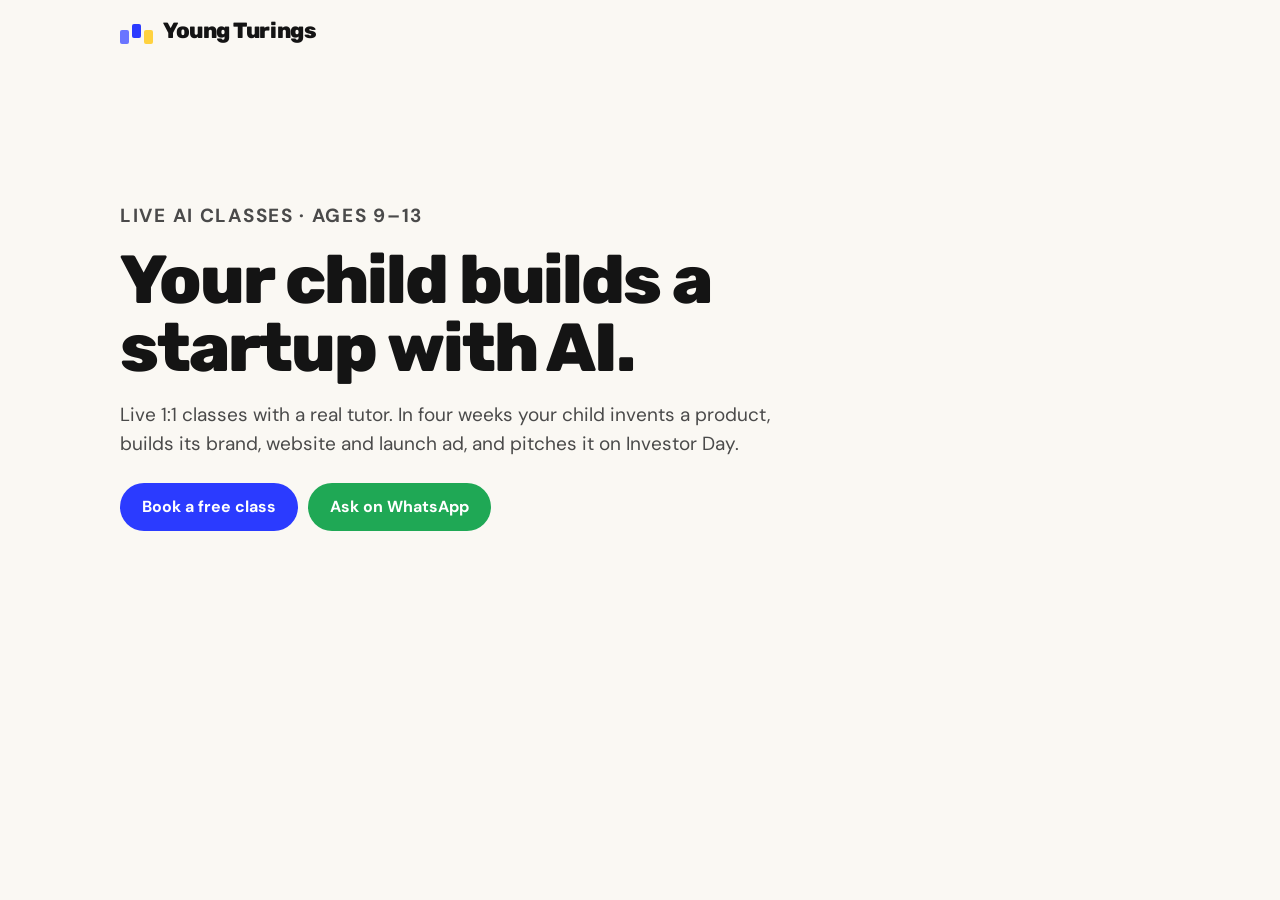
<file: yt-home.html>
<!doctype html>
<html lang="en">
<head>
<meta charset="utf-8">
<meta name="viewport" content="width=device-width,initial-scale=1">
<title>Young Turings · Live AI classes for kids 9–13</title>
<meta name="description" content="Live 1:1 AI classes for kids aged 9–13. Your child builds a real startup with AI. The first class is free.">
<link rel="icon" href="/yt-favicon.svg" type="image/svg+xml">
<link rel="stylesheet" href="/brand.css">
<style>
.hero{min-height:72vh;display:flex;flex-direction:column;justify-content:center;gap:18px;max-width:680px;padding:24px 0 60px}
.hero h1{font-size:clamp(40px,6vw,68px);line-height:1;font-weight:800;letter-spacing:-.03em}
.hero p{color:var(--ink-2);font-size:19px;margin:0}
.ctas{display:flex;gap:10px;flex-wrap:wrap;margin-top:6px}
</style>
</head>
<body>
<div class="wrap">
  <header class="top"><a class="brand" href="/"><span class="tape" aria-hidden="true"><i></i><i></i><i></i></span><b>Young Turings</b></a></header>
  <main class="hero">
    <p class="eyebrow">Live AI classes · ages 9–13</p>
    <h1>Your child builds a startup with AI.</h1>
    <p>Live 1:1 classes with a real tutor. In four weeks your child invents a product, builds its brand, website and launch ad, and pitches it on Investor Day.</p>
    <div class="ctas">
      <a class="btn btn-cobalt" href="/demo">Book a free class</a>
      <a class="btn btn-wa" href="https://wa.me/916363575529?text=Hi%20Young%20Turings!%20I%27d%20like%20to%20know%20more." target="_blank" rel="noopener">Ask on WhatsApp</a>
    </div>
  </main>
</div>
</body>
</html>
</file>
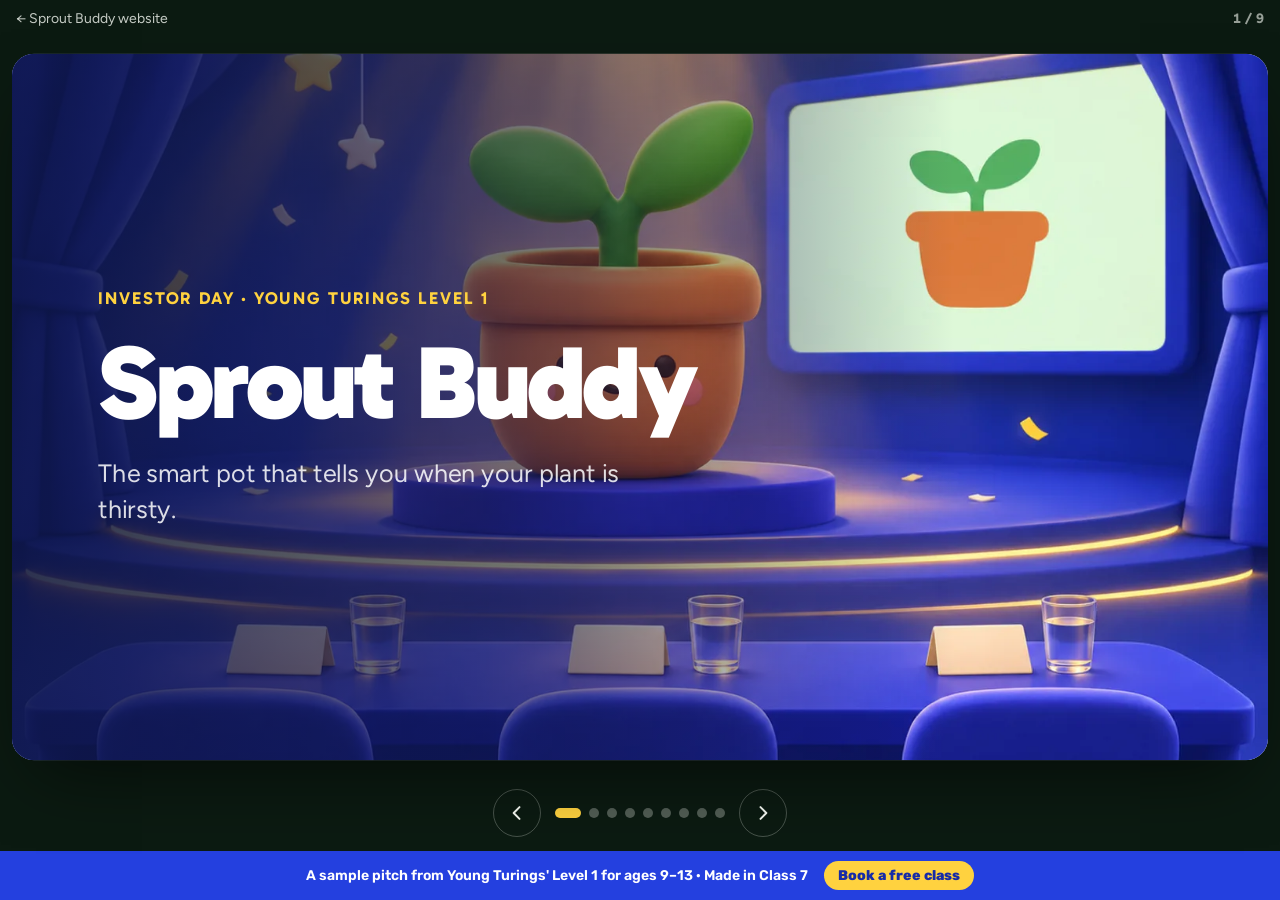
<file: sprout-buddy/pitch.html>
<!doctype html>
<html lang="en">
<head>
<meta charset="utf-8">
<meta name="viewport" content="width=device-width, initial-scale=1, viewport-fit=cover">
<title>Sprout Buddy Pitch</title>
<link rel="preconnect" href="https://fonts.googleapis.com">
<link rel="preconnect" href="https://fonts.gstatic.com" crossorigin>
<link rel="stylesheet" href="https://fonts.googleapis.com/css2?family=Gabarito:wght@500;700;800;900&family=Figtree:wght@400;500;600;700&family=Rubik:wght@600;700;800&display=swap">
<style>
/* Layout: a 1600x900 slide canvas scaled to fit any screen; tap/swipe/arrow keys to move. Same tokens as the Sprout Buddy site; the Young Turings strip stays outside the slides. */
:root{
  --paper:#F5F9F2; --mint:#E3F2DF; --ink:#11281B; --ink-soft:#4B5F51; --line:#D3E3CF;
  --clay:#DD6230; --leaf:#2E9A46; --drop:#3B82F6; --mh:#2440DF; --mh-deep:#162BA8; --sun:#FFD23F; --white:#fff;
  --f-display:"Gabarito","Avenir Next","Trebuchet MS",system-ui,sans-serif;
  --f-body:"Figtree","Segoe UI",system-ui,sans-serif;
  --f-mh:"Rubik","Gabarito",system-ui,sans-serif;
  color-scheme:dark;
}
*{box-sizing:border-box}
html,body{height:100%;margin:0}
body{background:#0B1A11;color:var(--paper);font-family:var(--f-body);overflow:hidden;-webkit-font-smoothing:antialiased;padding:env(safe-area-inset-top,0px) env(safe-area-inset-right,0px) env(safe-area-inset-bottom,0px) env(safe-area-inset-left,0px)}
img{display:block;max-width:100%}
button,a{font:inherit}
:focus-visible{outline:3px solid var(--sun);outline-offset:3px}
@media (prefers-reduced-motion:reduce){*{transition:none!important;animation:none!important}}
.app{height:100%;display:flex;flex-direction:column}
.top{display:flex;align-items:center;justify-content:space-between;gap:12px;padding:10px max(16px,env(safe-area-inset-left,0px));font-size:14px}
.top a{color:rgba(245,249,242,.8);text-decoration:none}
.top a:hover{color:var(--white)}
.top .count{font-family:var(--f-display);font-weight:700;color:rgba(245,249,242,.6);font-variant-numeric:tabular-nums}
.stagewrap{flex:1;min-height:0;display:grid;place-items:center;position:relative}
.stage{width:1600px;height:900px;position:absolute;left:50%;top:50%;transform-origin:center;border-radius:28px;overflow:hidden;box-shadow:0 40px 90px -30px rgba(0,0,0,.6)}
.slide{position:absolute;inset:0;opacity:0;visibility:hidden;transition:opacity .45s ease,visibility .45s;background:var(--paper);color:var(--ink)}
.slide.on{opacity:1;visibility:visible}
.slide h1,.slide h2{font-family:var(--f-display);margin:0;letter-spacing:-.035em;line-height:1;text-wrap:balance}
.slide h2{font-size:92px;font-weight:900}
.slide p{margin:0}
.kick{font-family:var(--f-display);font-weight:700;font-size:22px;letter-spacing:.14em;text-transform:uppercase;color:var(--leaf)}
.big{font-size:32px;line-height:1.4;color:var(--ink-soft)}
.pad{position:absolute;inset:0;padding:96px 110px 120px;display:flex;flex-direction:column;justify-content:center}
.split{display:grid;grid-template-columns:1fr 1fr;height:100%}
.split .txt{padding:96px 90px 96px 110px;display:flex;flex-direction:column;justify-content:center;gap:28px}
.split .pic{background:var(--mint);overflow:hidden}
.split .pic img{width:100%;height:100%;object-fit:cover}
.foot{position:absolute;left:110px;right:110px;bottom:40px;display:flex;justify-content:space-between;font-size:18px;color:var(--ink-soft);font-family:var(--f-display);font-weight:600}
.foot img{width:26px;display:inline-block;vertical-align:-6px;margin-right:8px}
.dark{background:var(--ink);color:var(--paper)}
.dark .big{color:rgba(245,249,242,.75)}
.dark .foot{color:rgba(245,249,242,.55)}

/* specific slides */
.s-title img.bg{position:absolute;inset:0;width:100%;height:100%;object-fit:cover}
.s-title .shade{position:absolute;inset:0;background:linear-gradient(90deg,rgba(14,22,70,.88) 0%,rgba(14,22,70,.55) 45%,rgba(14,22,70,0) 75%)}
.s-title .txt{position:absolute;left:110px;top:0;bottom:0;width:760px;display:flex;flex-direction:column;justify-content:center;gap:28px;color:var(--white)}
.s-title h1{font-size:132px;font-weight:900}
.s-title .big{color:rgba(255,255,255,.85)}
.s-title .who{font-family:var(--f-display);font-weight:700;font-size:22px;color:var(--sun);letter-spacing:.1em;text-transform:uppercase}
.s-problem img{position:absolute;inset:0;width:100%;height:100%;object-fit:cover}
.s-problem .shade{position:absolute;inset:0;background:linear-gradient(0deg,rgba(17,40,27,.86) 0%,rgba(17,40,27,.2) 60%)}
.s-problem .txt{position:absolute;left:110px;right:110px;bottom:110px;color:var(--white);display:grid;gap:22px}
.s-problem .big{color:rgba(255,255,255,.85);max-width:30em}
.steps{display:grid;grid-template-columns:repeat(3,1fr);gap:28px;margin-top:56px}
.steps div{background:var(--white);border:1px solid var(--line);border-radius:28px;padding:36px}
.steps b{font-family:var(--f-display);font-size:22px;color:var(--leaf);font-weight:800}
.steps h3{font-family:var(--f-display);font-size:40px;margin:14px 0 10px;letter-spacing:-.02em}
.steps div{padding:44px}.steps h3{font-size:46px}.steps p{font-size:27px;line-height:1.4;color:var(--ink-soft)}
.who-grid{display:grid;grid-template-columns:repeat(3,1fr);gap:28px;margin-top:56px}
.who-grid div{border-top:3px solid var(--clay);padding-top:26px}
.who-grid h3{font-family:var(--f-display);font-size:40px;margin:0 0 12px;letter-spacing:-.02em}
.who-grid h3{font-size:46px}.who-grid p{font-size:27px;line-height:1.4;color:var(--ink-soft)}
.brandrow{display:grid;grid-template-columns:300px 1fr;gap:56px;align-items:center;margin-top:48px}
.brandrow .logo{background:var(--white);border-radius:32px;aspect-ratio:1;display:grid;place-items:center}
.brandrow .logo img{width:62%}
.chipsrow{display:flex;gap:16px;margin-top:20px}
.chipsrow span{display:flex;align-items:center;gap:12px;font-size:22px;font-weight:600;background:var(--white);border:1px solid var(--line);border-radius:999px;padding:10px 20px 10px 12px}
.chipsrow i{width:30px;height:30px;border-radius:50%}
.lyric{font-family:var(--f-display);font-weight:800;font-size:44px;letter-spacing:-.02em;line-height:1.15;color:var(--clay)}
.money{display:grid;grid-template-columns:repeat(3,1fr);gap:0;margin-top:64px;border-top:1px solid rgba(245,249,242,.18)}
.money div{padding:40px 40px 0 0}
.money div+div{padding-left:40px;border-left:1px solid rgba(245,249,242,.18)}
.money b{font-family:var(--f-display);font-weight:900;font-size:120px;letter-spacing:-.04em;line-height:1;display:block;font-variant-numeric:tabular-nums}
.money span{font-size:26px;color:rgba(245,249,242,.7)}
.money .g b{color:var(--sun)}
.ask-n{font-family:var(--f-display);font-weight:900;font-size:220px;letter-spacing:-.05em;line-height:.9;color:var(--clay)}
.uses{display:grid;gap:18px;font-size:28px;color:var(--ink-soft);margin-top:10px}
.uses b{color:var(--ink);font-family:var(--f-display)}
.s-mh{background:var(--mh);color:var(--white)}
.s-mh h2{font-family:var(--f-mh);font-weight:800;color:var(--white)}
.s-mh .big{color:rgba(255,255,255,.85);max-width:28em}
.s-mh .acts{display:flex;gap:18px;margin-top:20px;align-items:center}
.s-mh .acts a{font-family:var(--f-mh);font-weight:800;font-size:28px;text-decoration:none;border-radius:999px;padding:22px 36px}
.s-mh .a1{background:var(--sun);color:var(--mh-deep)}
.s-mh .a2{color:var(--white);border:2px solid rgba(255,255,255,.45)}
.s-mh .num{font-size:24px;color:rgba(255,255,255,.8);user-select:all}
.s-mh .kick{color:var(--sun);font-family:var(--f-mh)}

/* controls */
.ctrl{display:flex;align-items:center;justify-content:center;gap:14px;padding:12px max(16px,env(safe-area-inset-left,0px)) 14px}
.ctrl button{width:48px;height:48px;border-radius:50%;border:1px solid rgba(245,249,242,.25);background:transparent;color:var(--paper);display:grid;place-items:center;cursor:pointer}
.ctrl button:hover{background:rgba(245,249,242,.08)}
.dots{display:flex;gap:8px}
.dots button{width:10px;height:10px;padding:0;border-radius:50%;border:0;background:rgba(245,249,242,.3)}
.dots button.on{background:var(--sun);width:26px;border-radius:999px}
.mhstrip{display:flex;align-items:center;justify-content:center;gap:10px 16px;flex-wrap:wrap;background:var(--mh);color:var(--white);font-family:var(--f-mh);font-weight:600;font-size:14px;padding:10px max(16px,env(safe-area-inset-left,0px))}
.mhstrip a{background:var(--sun);color:var(--mh-deep);font-weight:800;text-decoration:none;border-radius:999px;padding:6px 14px}
</style>
</head>
<body>
<div class="app">
  <div class="top"><a href="/sprout-buddy">← Sprout Buddy website</a><span class="count" id="count">1 / 9</span></div>
  <div class="stagewrap" id="wrap">
    <div class="stage" id="stage" aria-roledescription="slideshow">

      <section class="slide s-title on" aria-label="Slide 1">
        <img class="bg" src="/sprout-buddy/img/stage.webp" alt="Sprout Buddy on a spotlit Investor Day stage with a judges' table in front">
        <div class="shade"></div>
        <div class="txt"><p class="who">Investor Day · Young Turings Level 1</p><h1>Sprout Buddy</h1><p class="big">The smart pot that tells you when your plant is thirsty.</p></div>
      </section>

      <section class="slide s-problem" aria-label="Slide 2">
        <img src="/sprout-buddy/img/ad1.webp" alt="A drooping houseplant on a grey windowsill">
        <div class="shade"></div>
        <div class="txt"><p class="kick" style="color:var(--sun)">The problem</p><h2 style="color:#fff">Plants die from guessing.</h2><p class="big">My mum's plants kept dying. Not because she didn't care. She just never knew when to water them. Soil looks the same wet or dry.</p></div>
      </section>

      <section class="slide" aria-label="Slide 3">
        <div class="split"><div class="txt"><p class="kick">Our solution</p><h2>A pot that glows when it's thirsty.</h2><p class="big">Sprout Buddy checks the soil all day. When it gets dry, a water-drop light turns blue. No app. No guessing.</p></div><div class="pic"><img src="/sprout-buddy/img/hero.webp" alt="Sprout Buddy on a sunny windowsill, its light glowing"></div></div>
      </section>

      <section class="slide" aria-label="Slide 4">
        <div class="pad"><p class="kick">How it works</p><h2 style="margin-top:20px">Three things happen.</h2>
          <div class="steps"><div><b>1</b><h3>It checks</h3><p>A sensor in the base measures how damp the soil is.</p></div><div><b>2</b><h3>It glows</h3><p>Dry soil switches on the blue water-drop light.</p></div><div><b>3</b><h3>You water</h3><p>The light goes off and Sprout Buddy smiles.</p></div></div>
        </div>
        <div class="foot"><span><img src="/sprout-buddy/img/logo.png" alt="">Sprout Buddy</span><span>4</span></div>
      </section>

      <section class="slide" aria-label="Slide 5">
        <div class="pad"><p class="kick">Who it's for</p><h2 style="margin-top:20px">People who love plants but forget them.</h2>
          <div class="who-grid"><div><h3>Kids</h3><p>Their first plant, with a face they can read.</p></div><div><h3>Families</h3><p>Houseplants everyone forgets. No app, no beeping.</p></div><div><h3>First-time plant owners</h3><p>Anyone who's ever asked, "Should I water it today?"</p></div></div>
        </div>
        <div class="foot"><span><img src="/sprout-buddy/img/logo.png" alt="">Sprout Buddy</span><span>5</span></div>
      </section>

      <section class="slide" aria-label="Slide 6">
        <div class="pad"><p class="kick">Our brand</p><h2 style="margin-top:20px">Friendly, bright, a little bit silly.</h2>
          <div class="brandrow"><div class="logo"><img src="/sprout-buddy/img/logo.png" alt="Sprout Buddy logo: a smiling pot with a two-leaf sprout"></div>
            <div><p class="lyric">"Sprout Buddy, never forget,<br>your plant's best friend yet!"</p><p class="big" style="margin-top:14px">Our jingle, our ad and our helper bot all sound like a cheerful friend.</p>
              <div class="chipsrow"><span><i style="background:#D9673A"></i>Terracotta</span><span><i style="background:#A9DCC0"></i>Mint</span><span><i style="background:#F4C83A"></i>Sunshine</span></div></div></div>
        </div>
        <div class="foot"><span><img src="/sprout-buddy/img/logo.png" alt="">Sprout Buddy</span><span>6</span></div>
      </section>

      <section class="slide dark" aria-label="Slide 7">
        <div class="pad"><p class="kick" style="color:var(--sun)">What we learned from customers</p><h2 style="margin-top:20px;color:var(--paper)">Nobody wanted another app.</h2>
          <div class="money"><div><b>3</b><span>customer interviews before we built anything</span></div><div><b>1</b><span>problem they all had: not knowing when to water</span></div><div class="g"><b>0</b><span>apps to install. The light is the reminder.</span></div></div>
        </div>
        <div class="foot"><span>From Class 4: interviews with AI-played customers</span><span>7</span></div>
      </section>

      <section class="slide" aria-label="Slide 8">
        <div class="split"><div class="txt"><p class="kick">Our ask</p><h2>Help us make our first batch.</h2><div class="uses"><p>We'd give the first pots to <b>families with houseplants</b> and kids with their first plant.</p><p>Then we'd ask them one question: <b>did your plant stay happy?</b></p></div></div><div class="pic"><img src="/sprout-buddy/img/colours.webp" alt="Sprout Buddy in terracotta, mint and sunshine yellow" style="object-position:center"></div></div>
      </section>

      <section class="slide s-mh" aria-label="Slide 9">
        <div class="pad" style="display:flex;flex-direction:column;justify-content:center;gap:28px"><p class="kick">Made in Young Turings Level 1 · Create with AI</p><h2>Your child makes a pitch like this.</h2><p class="big">Ages 9 to 13, live 1:1. In Class 7 your child builds pitch slides with AI and practises against an AI playing a tough investor. In Class 8, Investor Day, they pitch to you live. Sprout Buddy is a sample our team made the way a student would.</p>
          <div class="acts"><a class="a1" href="/demo/">Book a free class</a><span class="num">WhatsApp +91 6363 575 529</span></div>
        </div>
      </section>

    </div>
  </div>
  <div class="ctrl"><button type="button" id="prev" aria-label="Previous slide"><svg width="20" height="20" viewBox="0 0 24 24" aria-hidden="true"><path d="M15 5l-7 7 7 7" stroke="currentColor" stroke-width="2.4" fill="none" stroke-linecap="round" stroke-linejoin="round"/></svg></button><div class="dots" id="dots"></div><button type="button" id="next" aria-label="Next slide"><svg width="20" height="20" viewBox="0 0 24 24" aria-hidden="true"><path d="M9 5l7 7-7 7" stroke="currentColor" stroke-width="2.4" fill="none" stroke-linecap="round" stroke-linejoin="round"/></svg></button></div>
  <div class="mhstrip"><span>A sample pitch from Young Turings' Level 1 for ages 9–13 · Made in Class 7</span><a href="/demo/">Book a free class</a></div>
</div>
<script>
(function(){
  var stage=document.getElementById('stage'),wrap=document.getElementById('wrap');
  var slides=[].slice.call(document.querySelectorAll('.slide')),i=0,dots=document.getElementById('dots'),count=document.getElementById('count');
  function fit(){var w=wrap.clientWidth-24,h=wrap.clientHeight-12,s=Math.min(w/1600,h/900);stage.style.transform='translate(-50%,-50%) scale('+s+')'}
  slides.forEach(function(_,k){var b=document.createElement('button');b.type='button';b.setAttribute('aria-label','Go to slide '+(k+1));b.onclick=function(){go(k)};dots.appendChild(b)});
  function go(k){i=Math.max(0,Math.min(slides.length-1,k));slides.forEach(function(s,n){s.classList.toggle('on',n===i);s.setAttribute('aria-hidden',n===i?'false':'true')});[].forEach.call(dots.children,function(d,n){d.classList.toggle('on',n===i)});count.textContent=(i+1)+' / '+slides.length;try{history.replaceState(null,'','#s'+(i+1))}catch(e){}}
  document.getElementById('prev').onclick=function(){go(i-1)};document.getElementById('next').onclick=function(){go(i+1)};
  addEventListener('keydown',function(e){if(e.key==='ArrowRight'||e.key===' '||e.key==='PageDown'){e.preventDefault();go(i+1)}else if(e.key==='ArrowLeft'||e.key==='PageUp'){go(i-1)}});
  var sx=null;wrap.addEventListener('touchstart',function(e){sx=e.touches[0].clientX},{passive:true});wrap.addEventListener('touchend',function(e){if(sx===null)return;var dx=e.changedTouches[0].clientX-sx;if(Math.abs(dx)>40)go(i+(dx<0?1:-1));sx=null});
  wrap.addEventListener('click',function(e){if(e.target.closest('a,button'))return;var r=wrap.getBoundingClientRect();go(i+(e.clientX>r.left+r.width/3?1:-1))});
  addEventListener('resize',fit);fit();
  var m=/^#s(\d+)$/.exec(location.hash);go(m?+m[1]-1:0);
})();
</script>
</body>
</html>
</file>
<file: assets/site.css>
@import url('https://fonts.googleapis.com/css2?family=Rubik:wght@400;500;600;700;800&display=swap');
:root{--paper:#FAF8F3;--ink:#141414;--ink-2:#4A4A4A;--line:#E2E0D8;--cobalt:#2B3BFF;--cobalt-ink:#1A22A8;--lilac:#E8EAFF;--path:#6A75FF;--sun:#FFD23F;--white:#fff;
--display:'Rubik',system-ui,-apple-system,'Segoe UI',sans-serif;--body:'Rubik',system-ui,-apple-system,'Segoe UI',sans-serif;color-scheme:light}
*{box-sizing:border-box}
html{-webkit-text-size-adjust:100%}
body{margin:0;background:var(--paper);color:var(--ink);font:400 17px/1.55 var(--body)}
a{color:var(--cobalt)}
:focus-visible{outline:3px solid var(--cobalt);outline-offset:3px;border-radius:6px}
.wrap{max-width:1080px;margin:0 auto;padding:0 20px}
.top{display:flex;align-items:center;justify-content:space-between;gap:12px;padding:18px 0}
.band{background:var(--cobalt);color:#fff}
.band .top{padding:22px 20px}
.logo{display:flex;align-items:flex-end;gap:10px;text-decoration:none;color:#fff}
.logo:hover{color:#fff}
.logo img{display:block;height:32px;width:auto}
.band .sticker{transform:rotate(3deg)}
.band .btn.ghost{color:#fff;border-color:rgba(255,255,255,.5)}
.band :focus-visible{outline-color:var(--sun)}
main.wrap{padding-top:28px}
h1{font:800 clamp(30px,6vw,52px)/1.05 var(--display);letter-spacing:-.025em;margin:8px 0 12px}
h2{font:700 22px/1.2 var(--display);margin:0 0 12px}
.lede{font-size:18px;color:var(--ink-2);max-width:620px;margin:0 0 18px}
.chips{display:flex;flex-wrap:wrap;gap:8px;margin:0 0 24px;padding:0;list-style:none}
.chips li{background:var(--white);border:1px solid var(--line);border-radius:999px;padding:6px 14px;font-size:15px;font-weight:500}
.chips li b{color:var(--cobalt)}
.card{background:var(--white);border:1px solid var(--line);border-radius:20px;padding:20px}
.cal-card{padding:0;overflow:hidden;min-height:620px}
.sticker{display:inline-block;background:var(--sun);color:var(--ink);font:700 13px/1 var(--body);padding:7px 12px;border-radius:9px;transform:rotate(3deg);text-transform:uppercase;letter-spacing:.04em}
.btn{display:inline-flex;align-items:center;justify-content:center;gap:8px;min-height:48px;padding:0 22px;border-radius:999px;border:0;font:700 16px/1 var(--body);text-decoration:none;cursor:pointer;background:var(--cobalt);color:var(--white)}
.btn.sun{background:var(--sun);color:var(--ink)}
.btn.ghost{background:transparent;color:var(--ink);border:1.5px solid var(--line)}
.btn:disabled{opacity:.5;cursor:default}
.foot{padding:28px 0 40px;color:var(--ink-2);font-size:14px}
.notes{display:grid;gap:12px;grid-template-columns:repeat(auto-fit,minmax(220px,1fr));margin:20px 0}
.notes .card{padding:16px}
.notes b{display:block;font-family:var(--display);margin-bottom:4px}
.done{text-align:center;padding:40px 20px}
.done h2{font-size:28px}
label{display:block;font-weight:500;font-size:14px;margin:0 0 6px;color:var(--ink-2)}
input,select,textarea{width:100%;min-height:46px;padding:10px 12px;border:1.5px solid var(--line);border-radius:12px;font:400 16px var(--body);background:var(--white);color:var(--ink)}
textarea{min-height:70px}
.grid2{display:grid;gap:12px;grid-template-columns:1fr 1fr}
.field{margin-bottom:12px}
.muted{color:var(--ink-2);font-size:14px}
.hide{display:none!important}
</file>
<file: brand.css>
@import url('https://fonts.googleapis.com/css2?family=Rubik:wght@600;700;800&family=DM+Sans:opsz,wght@9..40,400;9..40,500;9..40,700&display=swap');
:root{--paper:#FAF8F3;--ink:#141414;--ink-2:#4A4A4A;--line:#E2DED3;--cobalt:#2B3BFF;--cobalt-ink:#1A22A8;--lilac:#E8EAFF;--path:#6A75FF;--sun:#FFD23F;--white:#fff;
--display:'Rubik',system-ui,sans-serif;--body:'DM Sans',system-ui,sans-serif;color-scheme:light}
*{box-sizing:border-box}
body{margin:0;background:var(--paper);color:var(--ink);font:400 17px/1.55 var(--body)}
a{color:var(--cobalt)}
:focus-visible{outline:3px solid var(--cobalt);outline-offset:3px;border-radius:6px}
.wrap{max-width:1080px;margin:0 auto;padding:0 20px}
.top{display:flex;align-items:center;justify-content:space-between;padding:18px 0}
.brand{display:inline-flex;align-items:center;gap:10px;text-decoration:none;color:var(--ink)}
.brand b{font:800 22px/1 var(--display);letter-spacing:-.02em}
.tape{display:inline-flex;gap:3px;align-items:flex-end;height:26px}
.tape i{width:9px;height:14px;border-radius:2px;background:var(--path)}
.tape i:nth-child(2){background:var(--cobalt);transform:translateY(-6px)}
.tape i:nth-child(3){background:var(--sun)}
.btn{display:inline-flex;align-items:center;justify-content:center;gap:8px;min-height:48px;padding:0 22px;border-radius:999px;border:0;font:700 16px/1 var(--body);text-decoration:none;cursor:pointer;white-space:nowrap}
.btn-cobalt{background:var(--cobalt);color:#fff}.btn-cobalt:hover{background:var(--cobalt-ink)}
.btn-line{background:#fff;color:var(--ink);box-shadow:inset 0 0 0 2px var(--line)}
.btn-wa{background:#1FA855;color:#fff}
.eyebrow{font:700 13px/1.2 var(--body);letter-spacing:.09em;text-transform:uppercase;color:var(--cobalt-ink)}
h1,h2,h3{font-family:var(--display);letter-spacing:-.02em;margin:0}
.sticker{display:inline-block;border-radius:999px;padding:6px 14px;font:700 14px/1.1 var(--display);background:var(--sun);color:var(--ink)}
</file>
